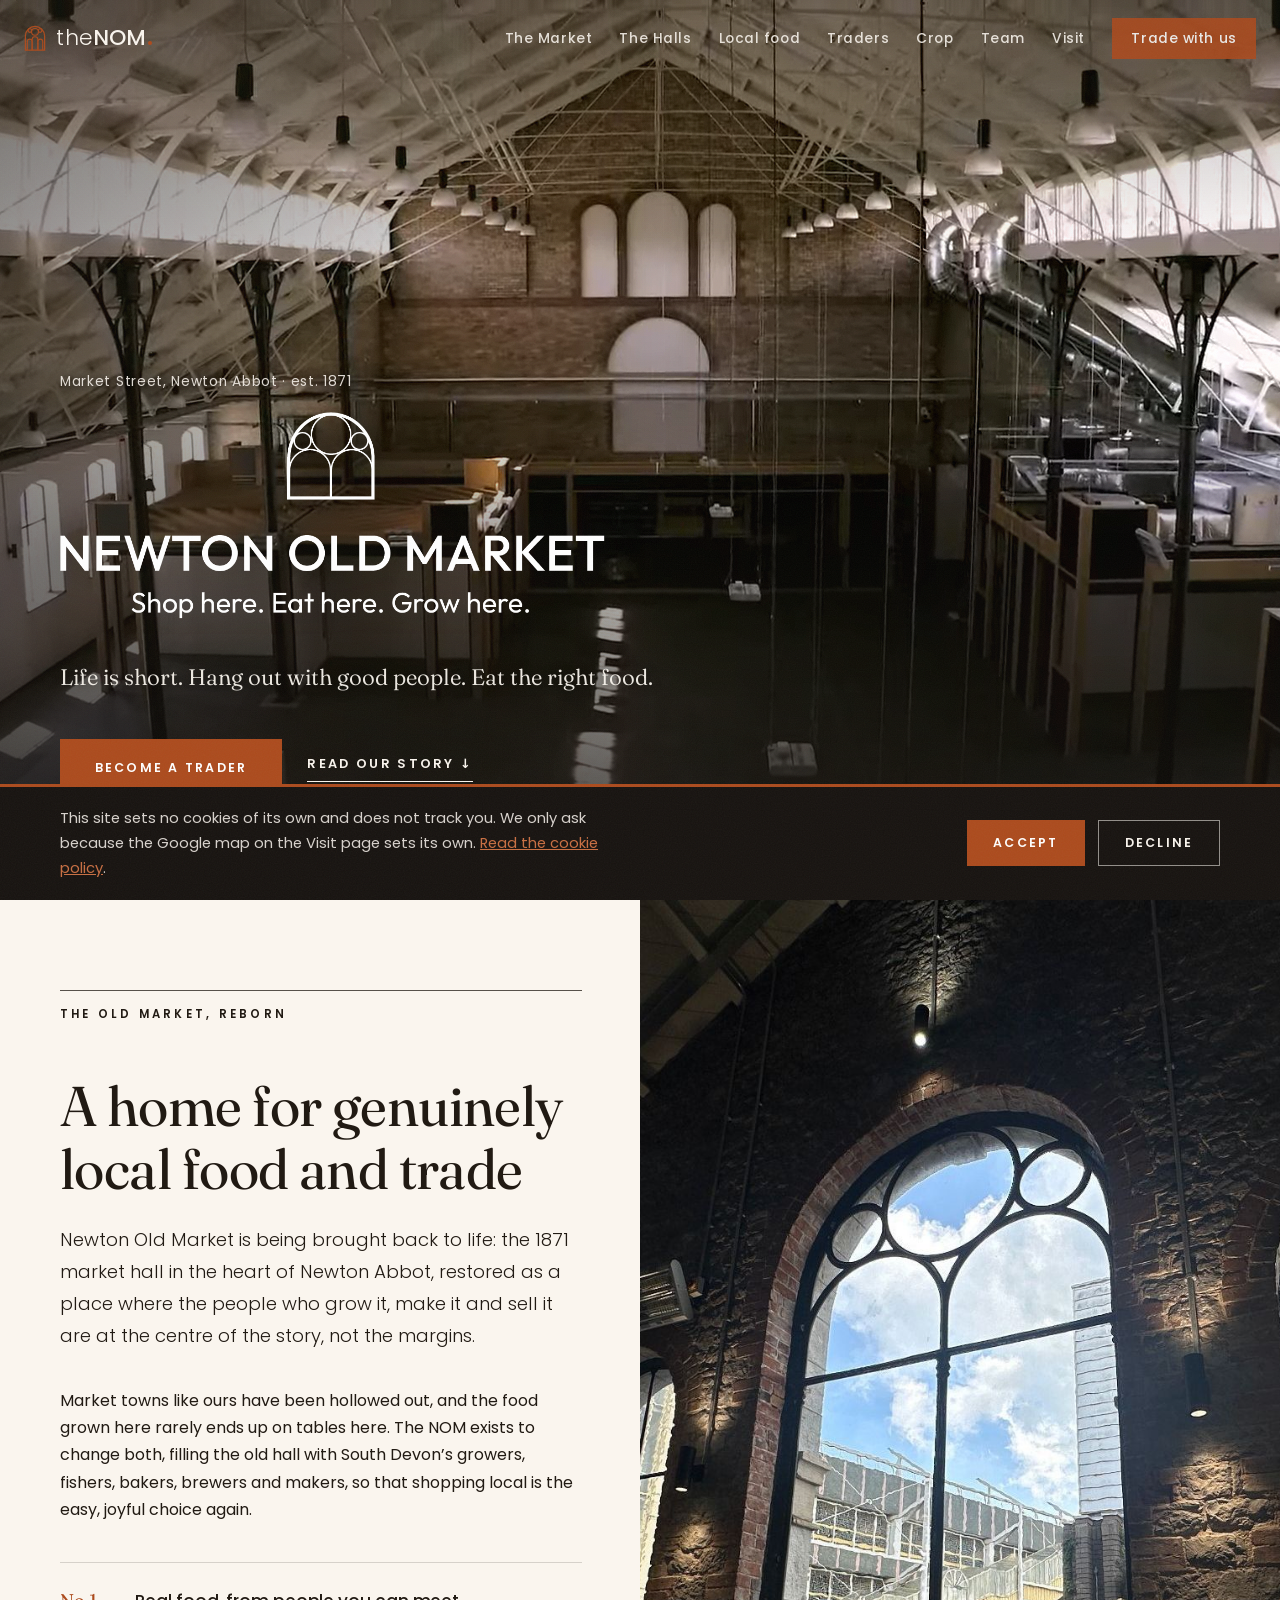
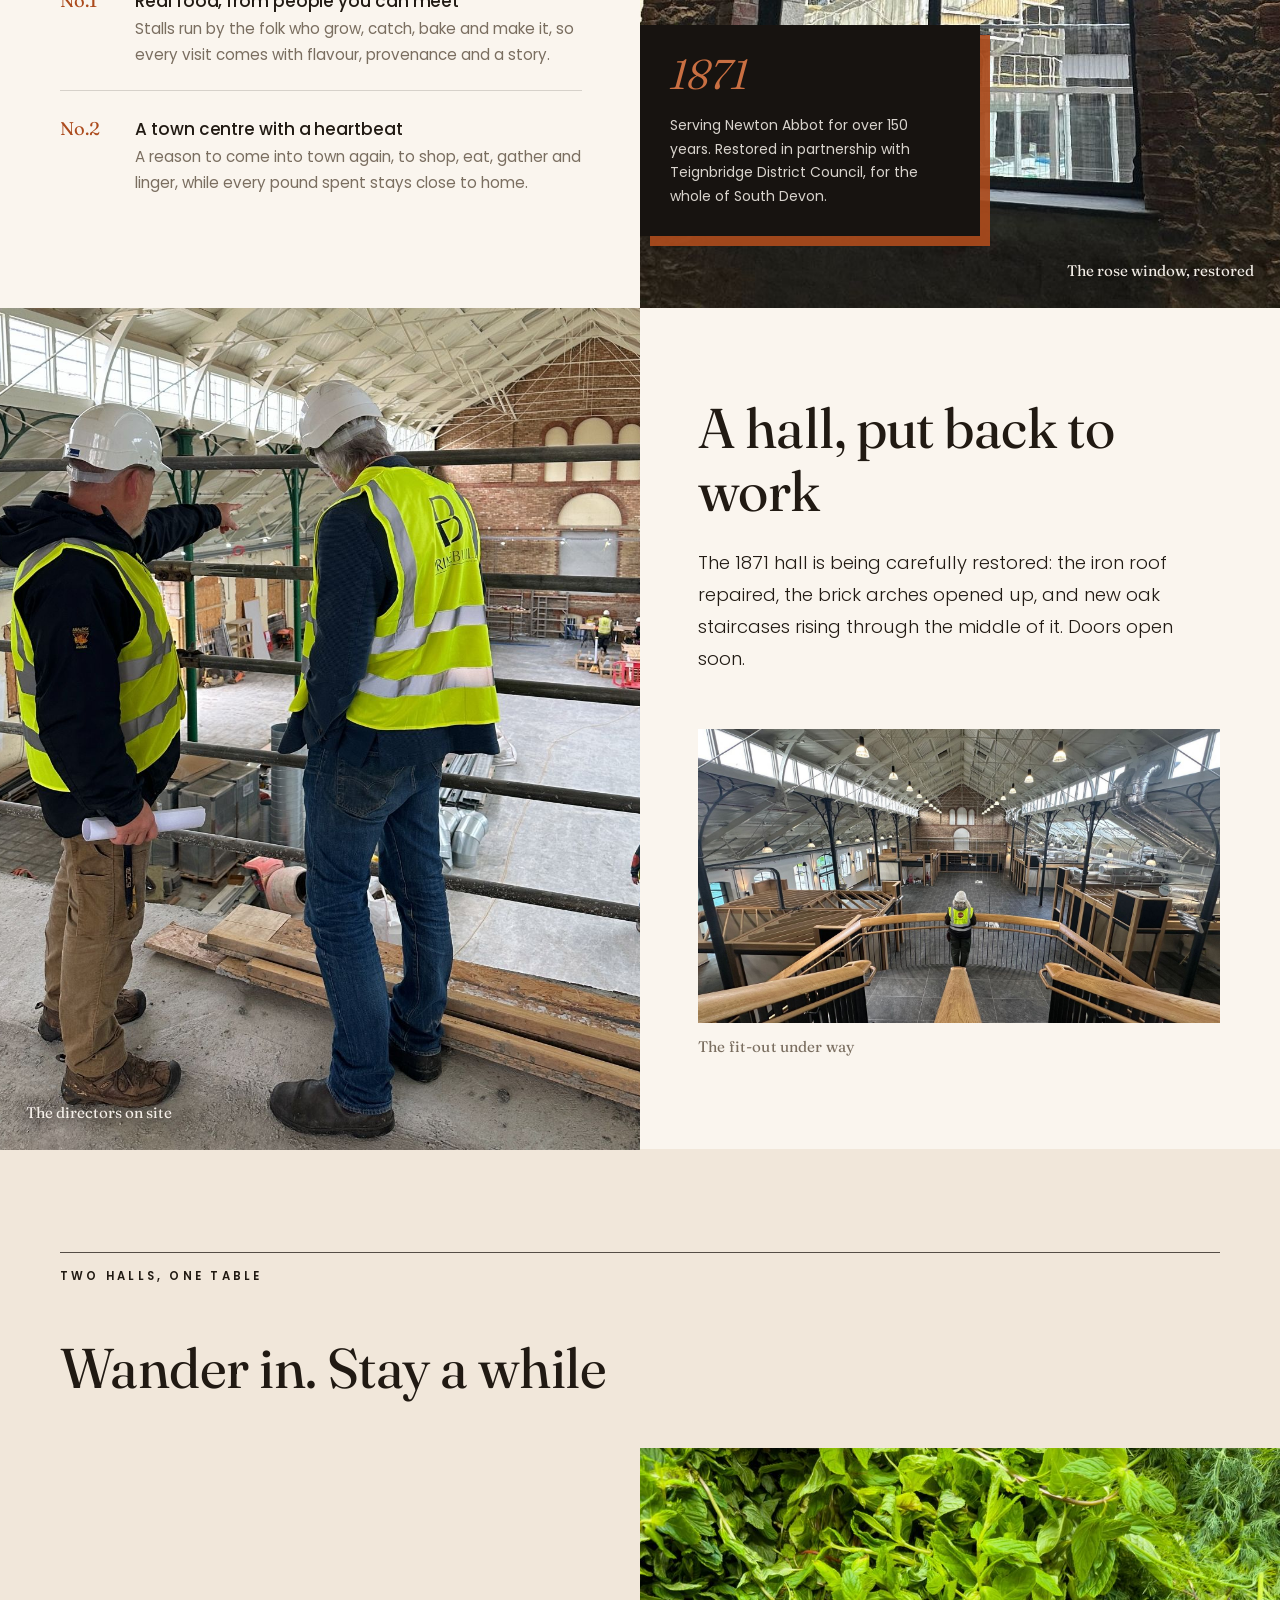
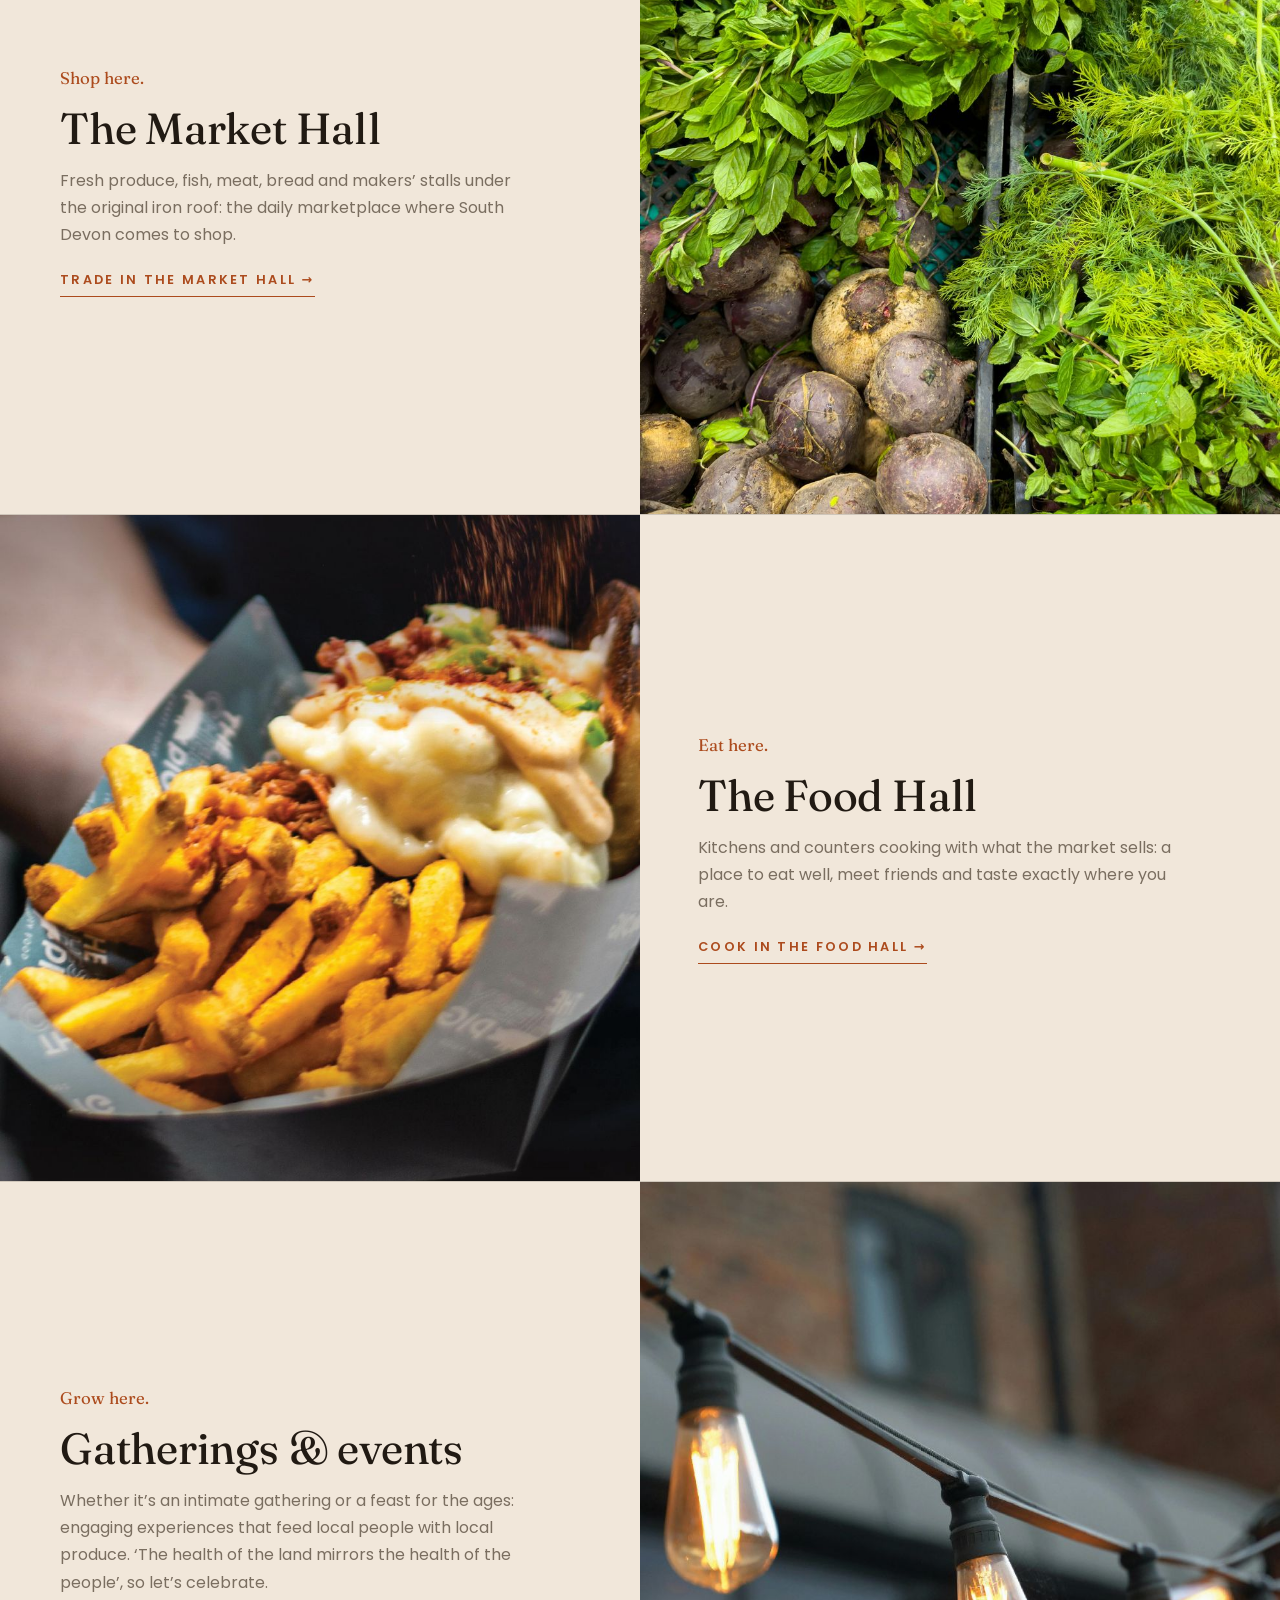
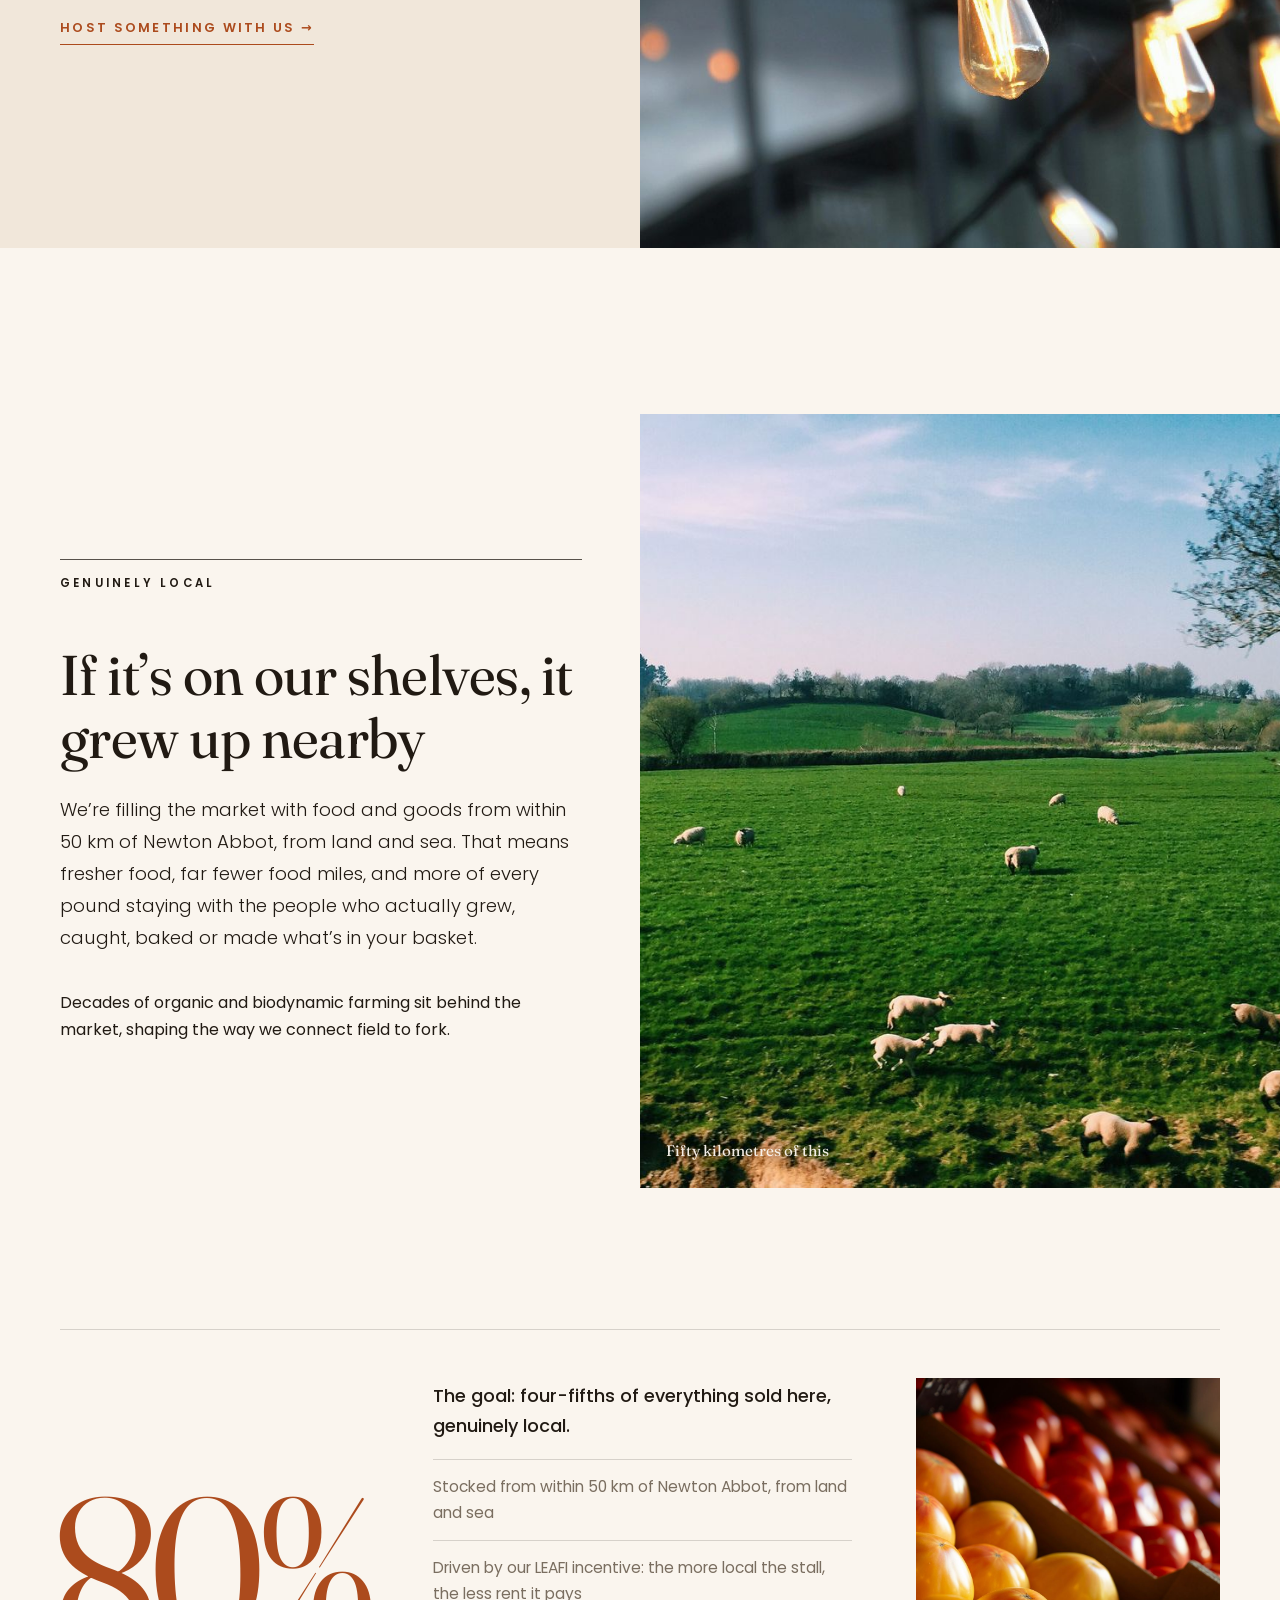
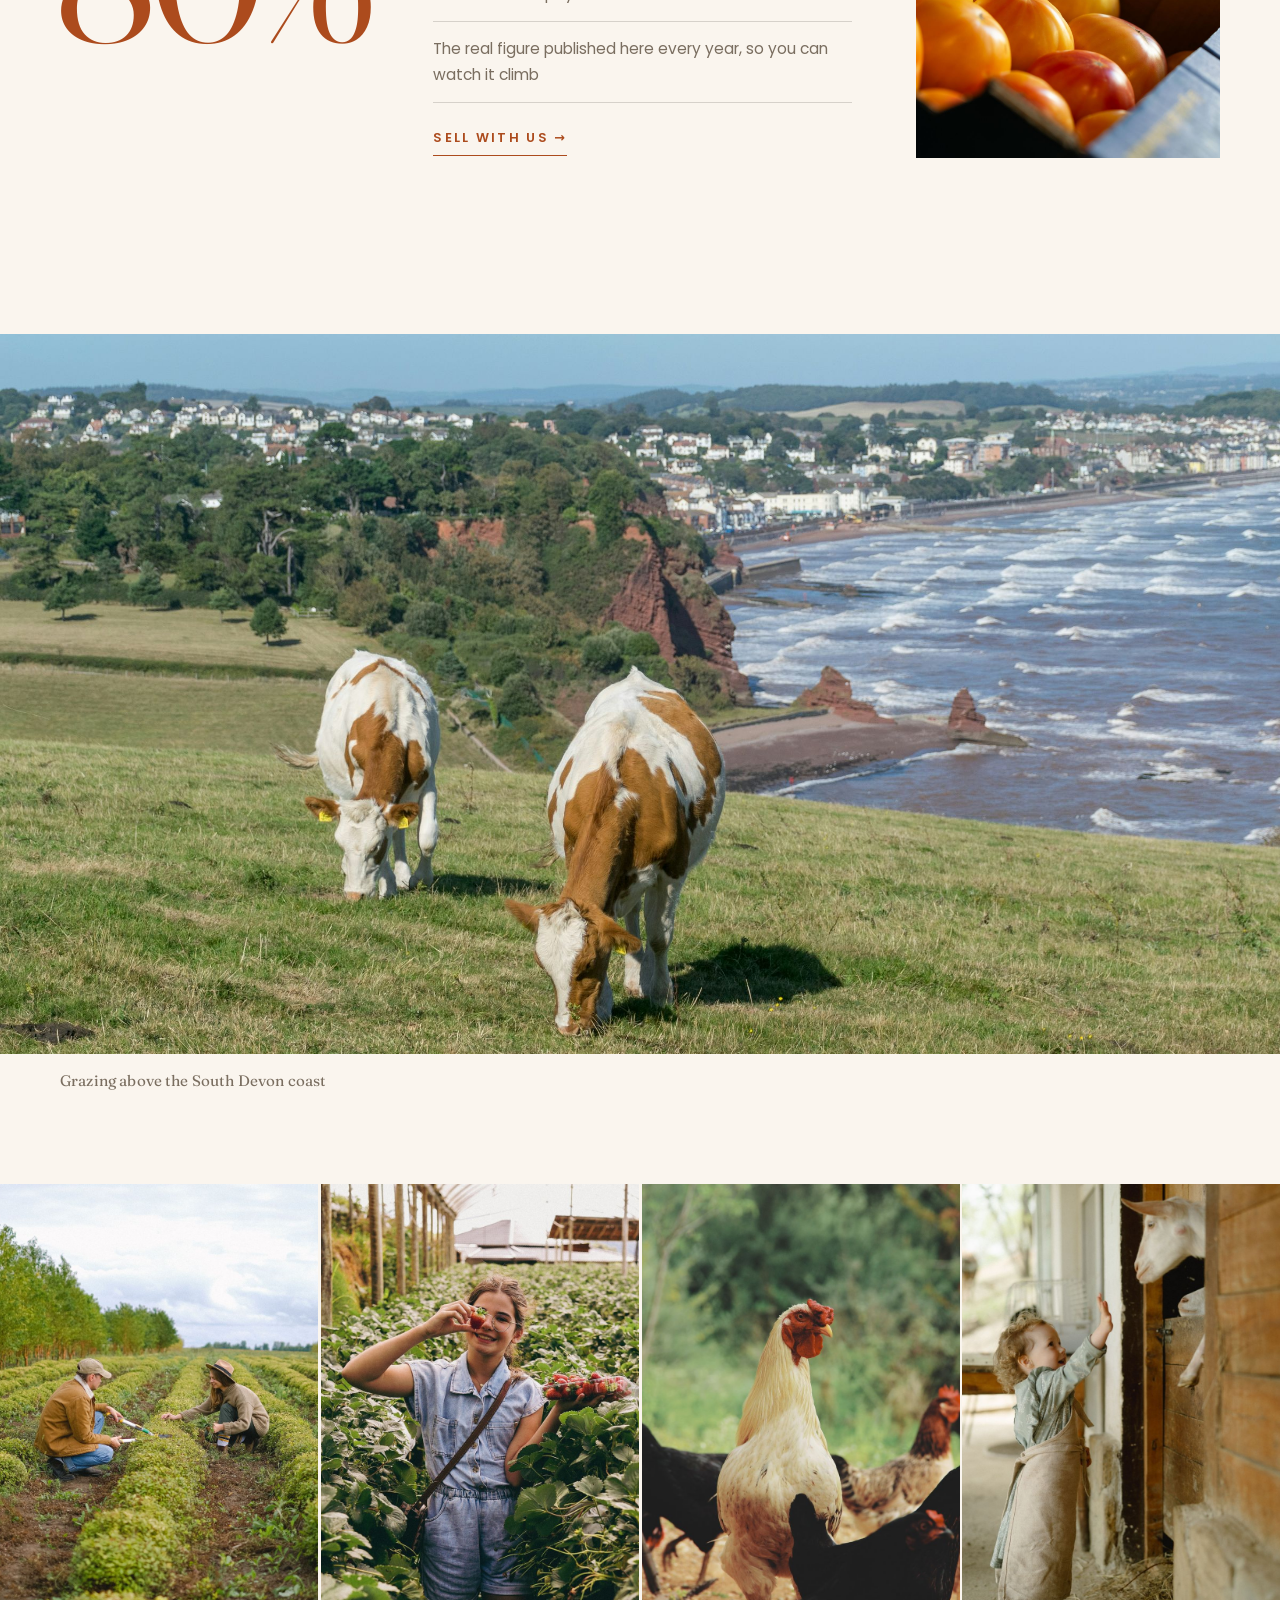
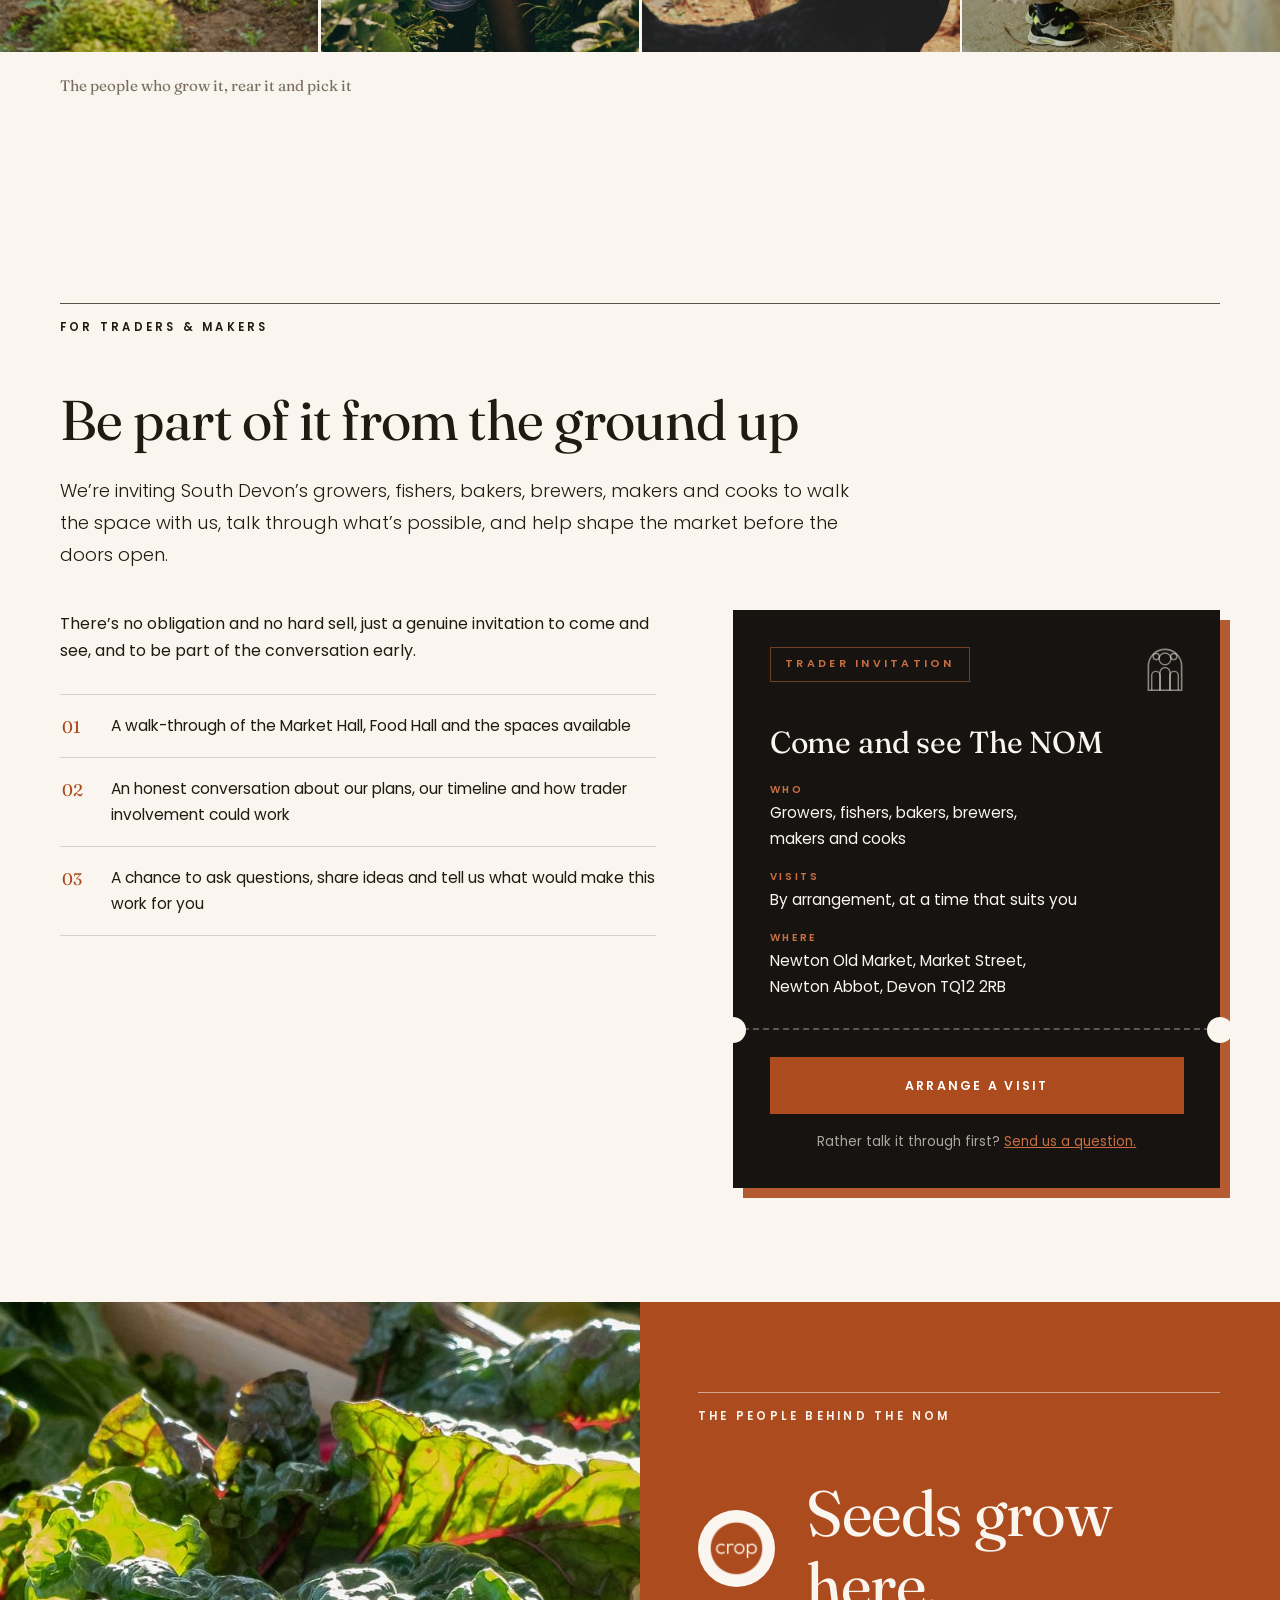
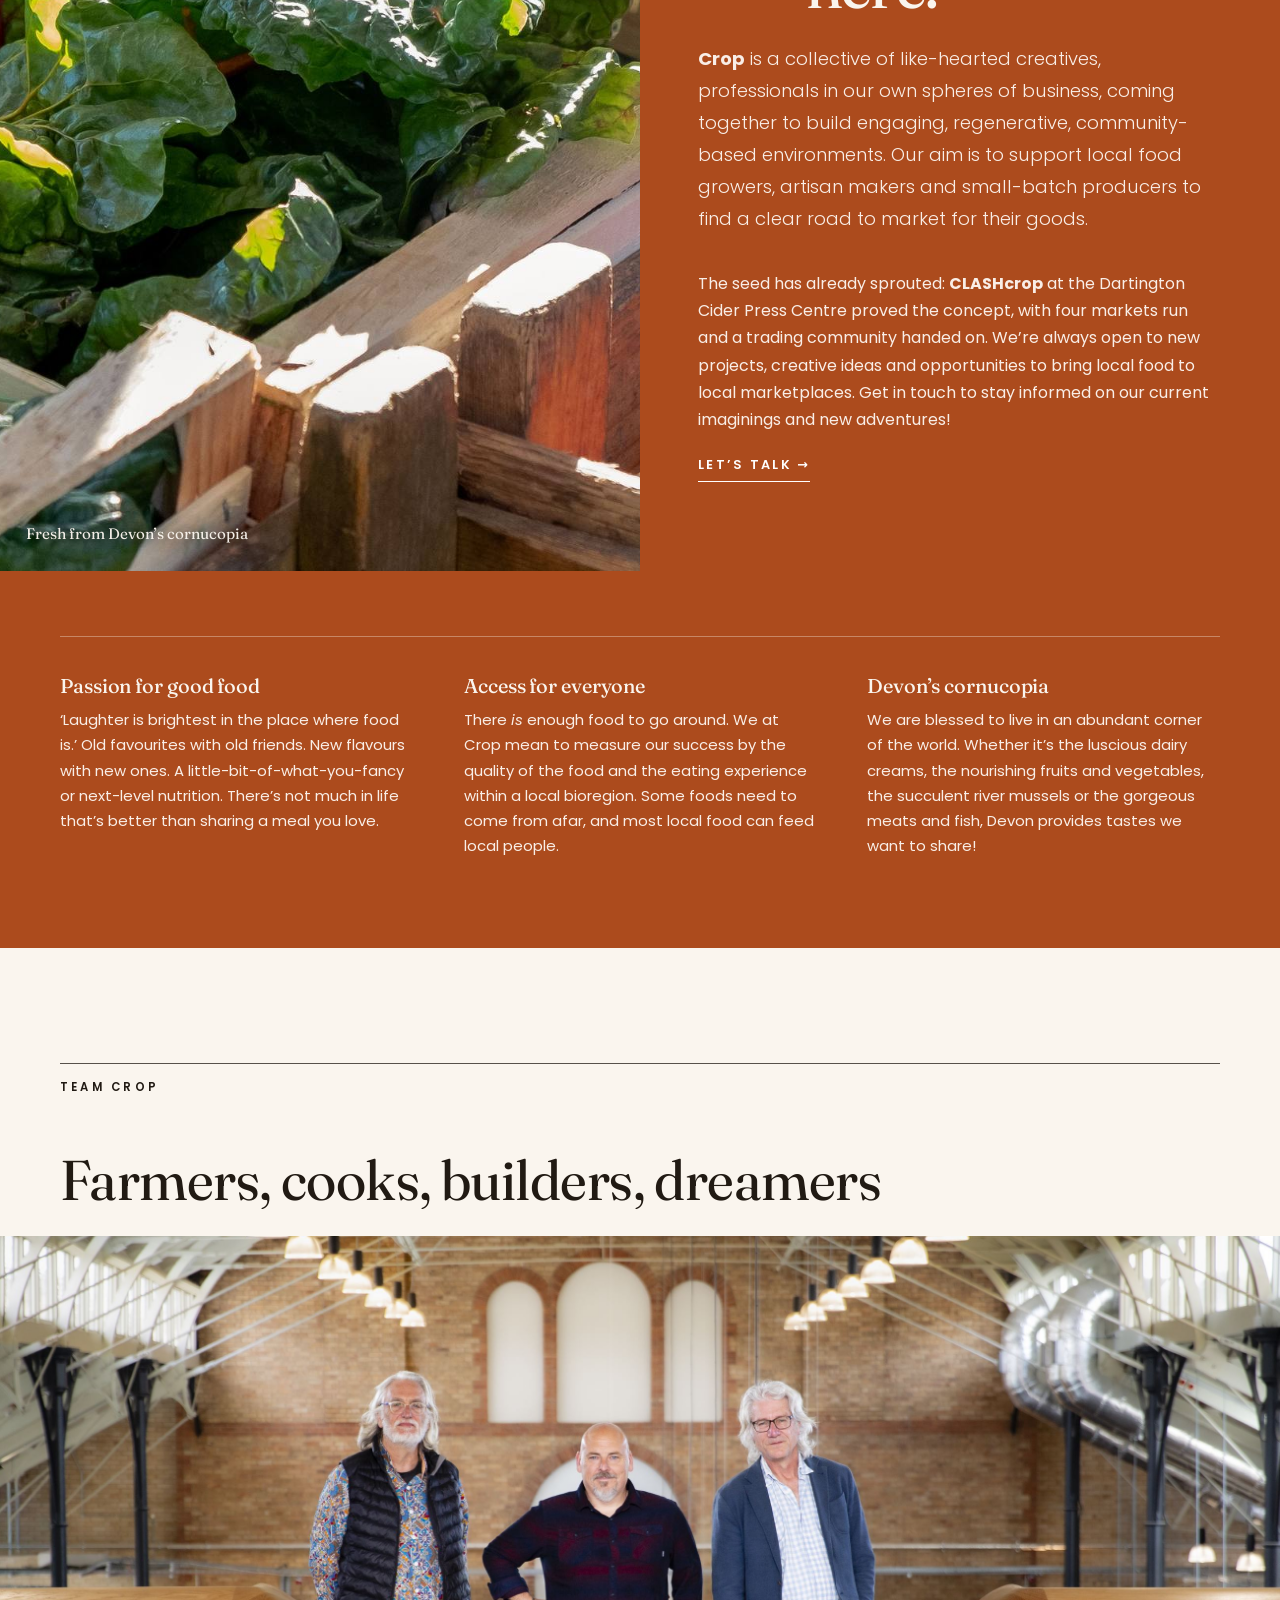
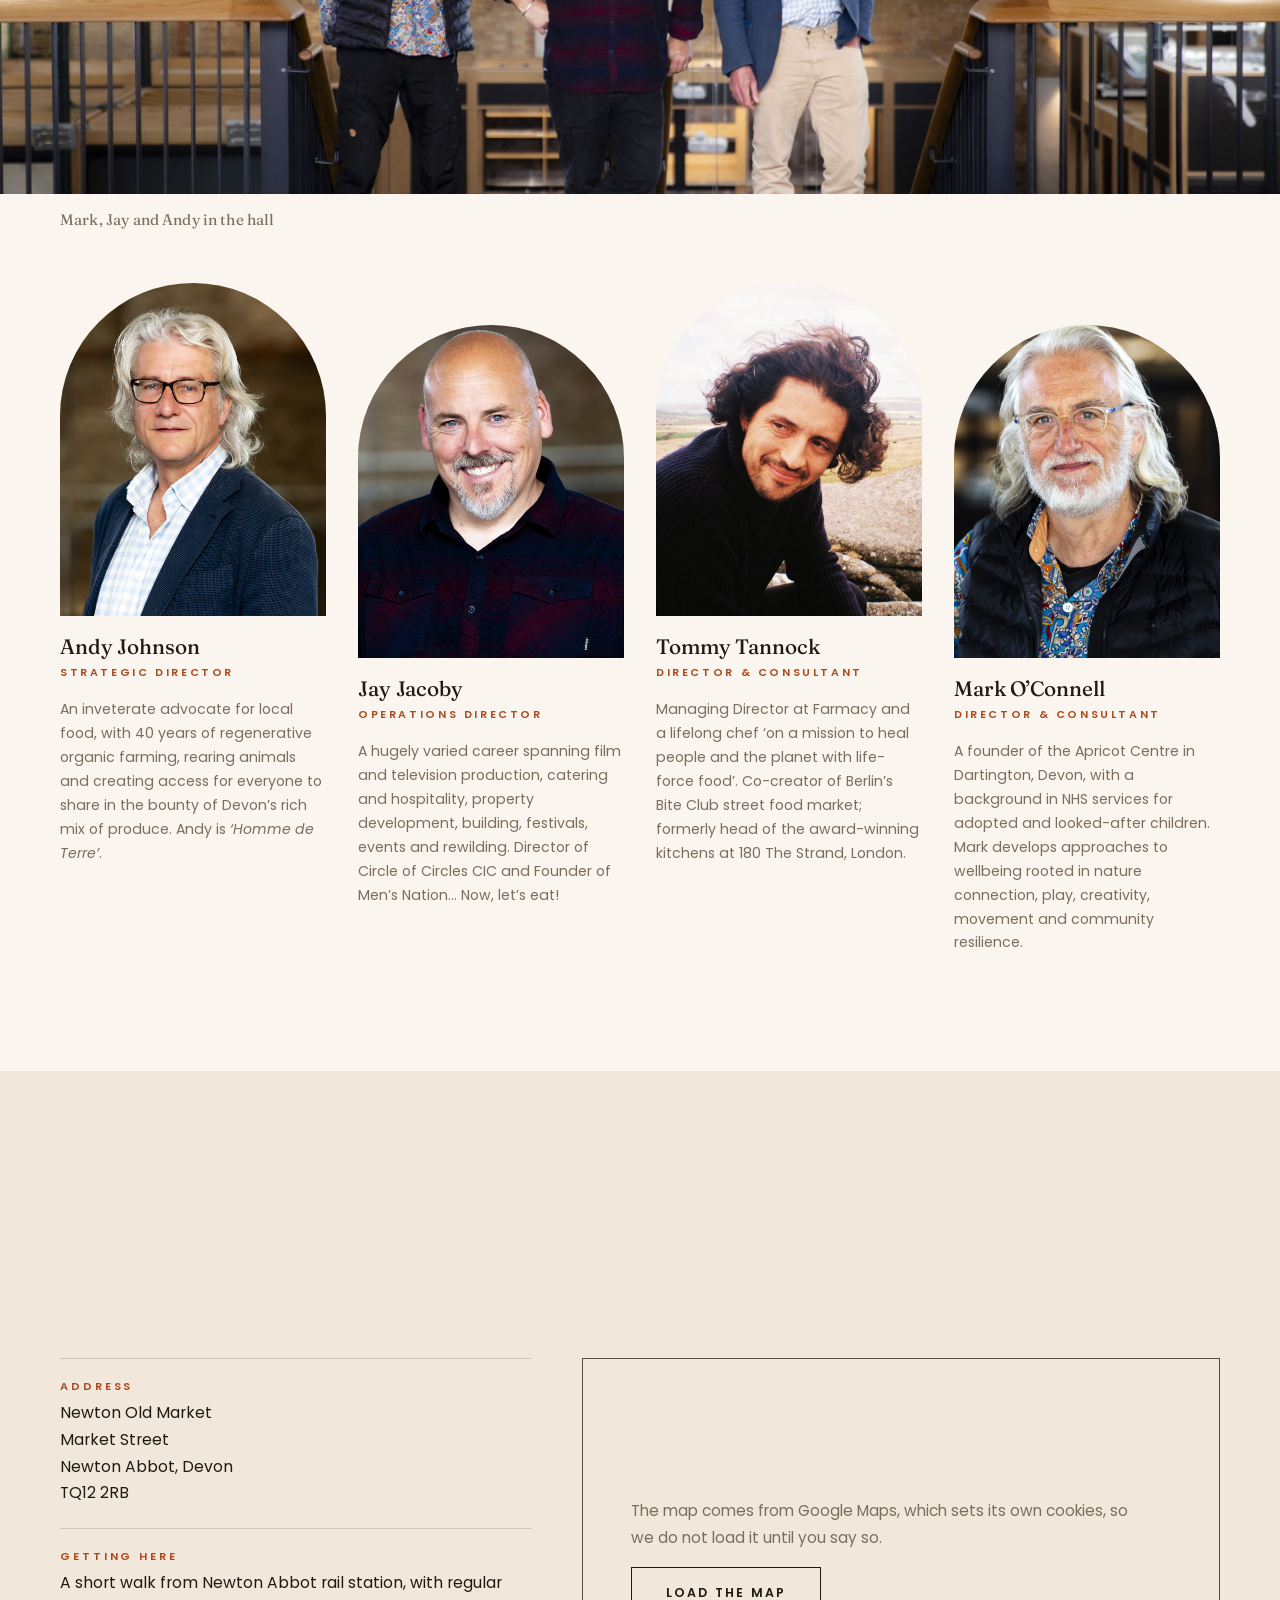
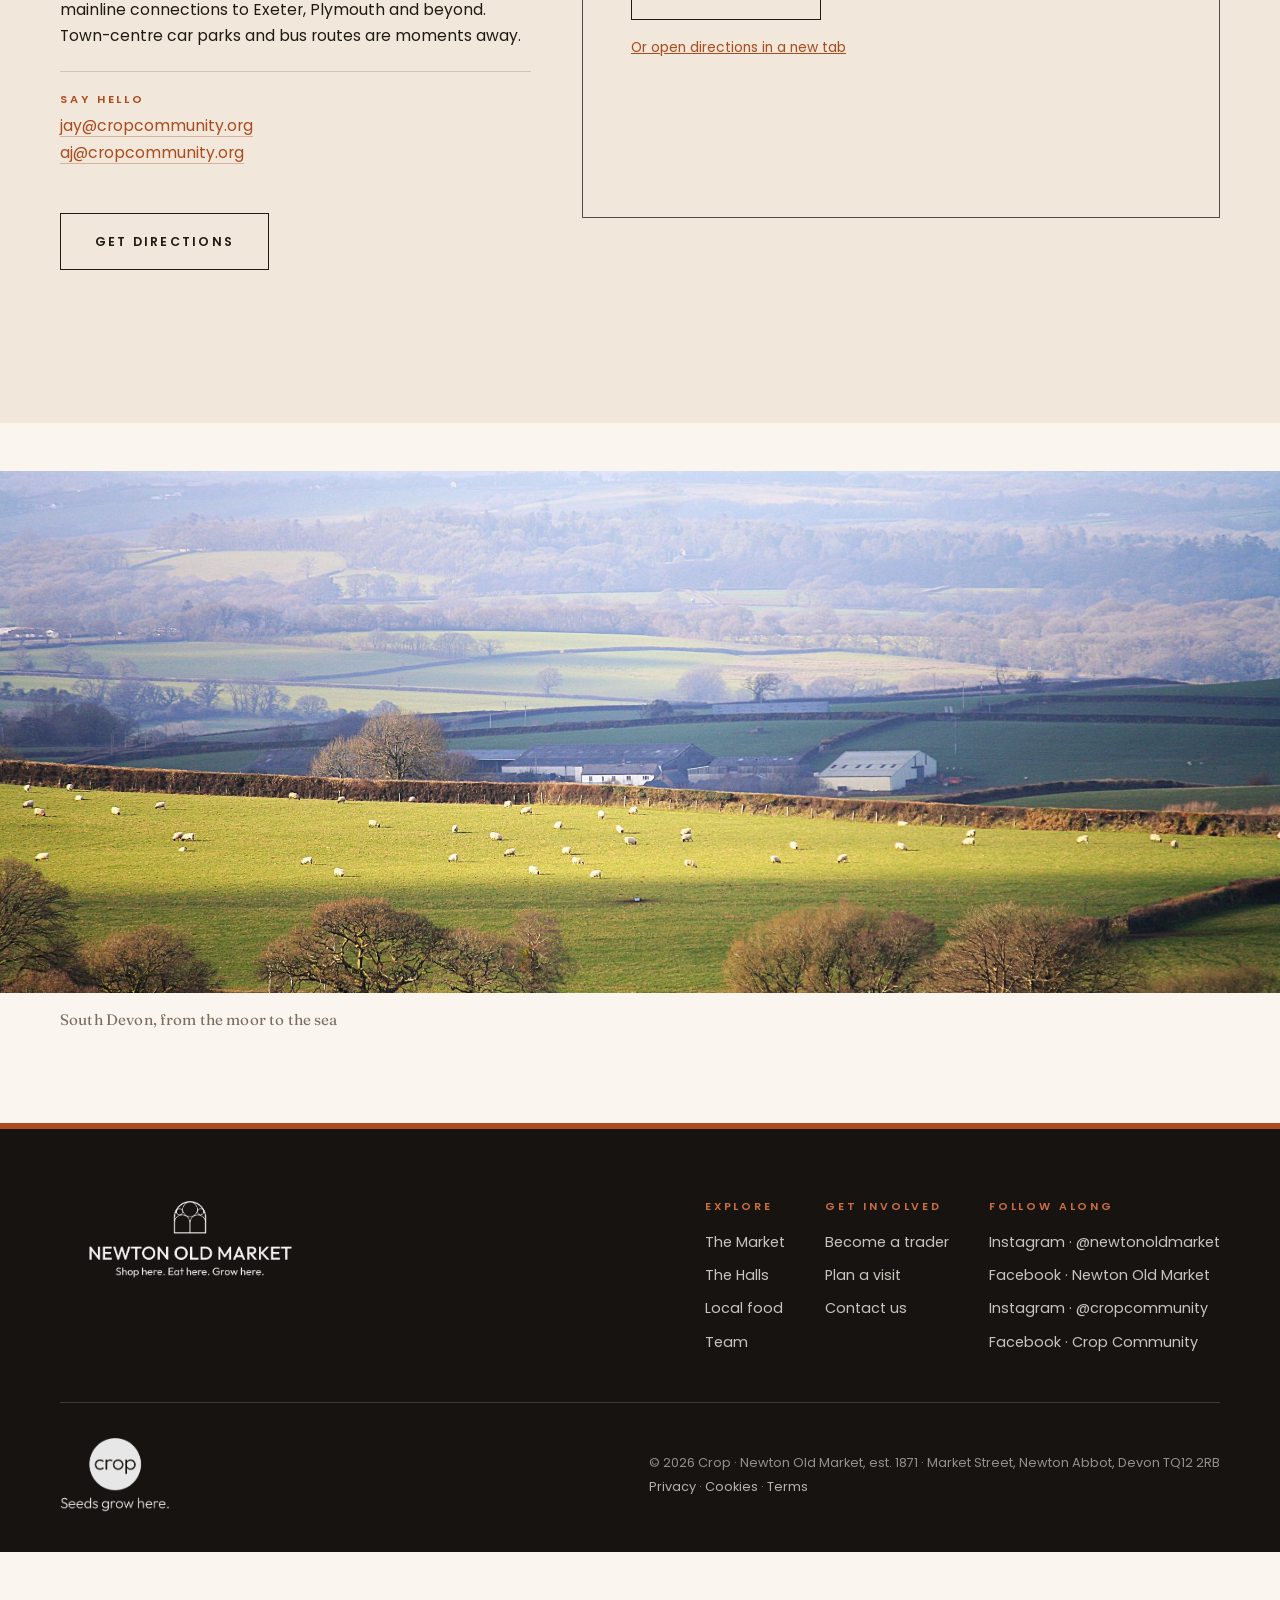
<file: index.html>
<!DOCTYPE html>
<html lang="en-GB">
<head>
  <meta charset="UTF-8">
  <meta name="viewport" content="width=device-width, initial-scale=1.0">
  <title>Newton Old Market &middot; Shop here. Eat here. Grow here.</title>
  <meta name="description" content="Newton Old Market (The NOM) is being brought back to life as a home for genuinely local food and trade in the heart of Newton Abbot, Devon. Shop here. Eat here. Grow here.">
  <meta property="og:title" content="Newton Old Market &middot; The NOM">
  <meta property="og:description" content="The 1871 market hall reborn as a home for genuinely local food and trade in Newton Abbot, Devon.">
  <meta property="og:type" content="website">
  <meta property="og:url" content="https://newtonoldmarket.org/">
  <meta property="og:image" content="https://newtonoldmarket.org/assets/img/hero-poster.jpg">
  <link rel="icon" href="assets/favicon.svg" type="image/svg+xml">
  <link rel="preconnect" href="https://fonts.googleapis.com">
  <link rel="preconnect" href="https://fonts.gstatic.com" crossorigin>
  <link href="https://fonts.googleapis.com/css2?family=Fraunces:ital,opsz,wght@0,9..144,300..600;1,9..144,300..600&family=Poppins:ital,wght@0,300;0,400;0,500;0,600;1,400&display=swap" rel="stylesheet">
  <link rel="stylesheet" href="css/styles.css">
</head>
<body>

  <!-- ======================= NAV ======================= -->
  <header class="nav" id="nav">
    <div class="nav-inner">
      <a class="nav-brand" href="#top" aria-label="The NOM, home">
        <span class="brand-window" aria-hidden="true">
          <svg viewBox="0 0 320 384" fill="none" stroke="currentColor">
            <path stroke-width="18" d="M20 364 V160 A140 140 0 0 1 300 160 V364 Z"/>
            <circle stroke-width="16" cx="160" cy="100" r="50"/>
            <circle stroke-width="16" cx="86" cy="81" r="26"/>
            <circle stroke-width="16" cx="234" cy="81" r="26"/>
            <path stroke-width="16" d="M118 364 V214 A42 42 0 0 1 202 214 V364"/>
            <path stroke-width="16" d="M48 364 V240 A35 35 0 0 1 118 240 V364"/>
            <path stroke-width="16" d="M202 364 V240 A35 35 0 0 1 272 240 V364"/>
          </svg>
        </span>
        <span class="brand-word">the<strong>NOM</strong><span class="brand-dot">.</span></span>
      </a>
      <nav class="nav-links" id="navLinks" aria-label="Primary">
        <a href="#story">The Market</a>
        <a href="#halls">The Halls</a>
        <a href="#local">Local food</a>
        <a href="#traders">Traders</a>
        <a href="#crop">Crop</a>
        <a href="#team">Team</a>
        <a href="#visit">Visit</a>
        <a class="nav-cta" href="#traders">Trade with us</a>
      </nav>
      <button class="nav-burger" id="navBurger" aria-label="Open menu" aria-expanded="false" aria-controls="navLinks">
        <span></span><span></span><span></span>
      </button>
    </div>
  </header>

  <main id="top">

    <!-- ======================= HERO ======================= -->
    <section class="hero" id="home">
      <div class="hero-bg" aria-hidden="true"></div>
      <video class="hero-video" id="heroVideo" muted loop playsinline preload="none" poster="assets/img/hero-poster.jpg" aria-hidden="true">
        <source src="assets/video/hero.webm" data-mobile="assets/video/hero-mobile.webm" type="video/webm">
        <source src="assets/video/hero.mp4" data-mobile="assets/video/hero-mobile.mp4" type="video/mp4">
      </video>
      <div class="hero-vignette" aria-hidden="true"></div>
      <div class="hero-content">
        <p class="hero-est">Market Street, Newton Abbot &middot; est. 1871</p>
        <h1 class="hero-lockup">
          <img src="assets/logos/nom-full-white.png" alt="Newton Old Market. Shop here. Eat here. Grow here." width="1342" height="424">
        </h1>
        <p class="hero-tag">Life is short. Hang out with good people. Eat the right food.</p>
        <div class="hero-ctas">
          <a class="btn btn-solid" href="#traders">Become a trader</a>
          <a class="btn-line" href="#story">Read our story <span aria-hidden="true">&darr;</span></a>
        </div>
      </div>
      <a class="hero-strip" href="#traders">
        Pitches now open&nbsp;&middot;&nbsp;Come and walk the halls with us&nbsp;&rarr;
      </a>
    </section>

    <!-- ======================= STORY ======================= -->
    <section class="story" id="story">
      <div class="duo">
        <div class="duo-copy">
          <header class="sec-head reveal">
            <span class="sec-label">The old market, reborn</span>
          </header>
          <h2 class="reveal">A home for genuinely local food and trade</h2>
          <p class="lede reveal">Newton Old Market is being brought back to life: the 1871 market hall in the heart of Newton Abbot, restored as a place where the people who grow it, make it and sell it are at the centre of the story, not the margins.</p>
          <p class="reveal">Market towns like ours have been hollowed out, and the food grown here rarely ends up on tables here. The NOM exists to change both, filling the old hall with South Devon&rsquo;s growers, fishers, bakers, brewers and makers, so that shopping local is the easy, joyful choice again.</p>
          <div class="story-points">
            <div class="point reveal">
              <span class="point-num">No.1</span>
              <div>
                <h3>Real food, from people you can meet</h3>
                <p>Stalls run by the folk who grow, catch, bake and make it, so every visit comes with flavour, provenance and a story.</p>
              </div>
            </div>
            <div class="point reveal">
              <span class="point-num">No.2</span>
              <div>
                <h3>A town centre with a heartbeat</h3>
                <p>A reason to come into town again, to shop, eat, gather and linger, while every pound spent stays close to home.</p>
              </div>
            </div>
          </div>
        </div>
        <figure class="duo-fig reveal">
          <img src="assets/img/building.jpg" alt="The restored rose window of Newton Old Market, brick and iron around a bright sky" loading="lazy">
          <figcaption class="duo-cap duo-cap-right">The rose window, restored</figcaption>
        </figure>
        <div class="story-card reveal">
          <p class="story-card-big">1871</p>
          <p>Serving Newton Abbot for over 150 years. Restored in partnership with Teignbridge District Council, for the whole of South Devon.</p>
        </div>
      </div>
    </section>

    <!-- ======================= RESTORATION ======================= -->
    <section class="resto">
      <div class="duo duo-rev">
        <div class="duo-copy">
          <h2 class="reveal">A hall, put back to work</h2>
          <p class="lede reveal">The 1871 hall is being carefully restored: the iron roof repaired, the brick arches opened up, and new oak staircases rising through the middle of it. Doors open soon.</p>
          <figure class="photo resto-inset reveal">
            <div class="photo-media photo--wide">
              <img src="assets/img/restoration.jpg" alt="The hall interior during fit-out: oak staircases beneath the restored iron roof" loading="lazy">
            </div>
            <figcaption>The fit-out under way</figcaption>
          </figure>
        </div>
        <figure class="duo-fig reveal">
          <img src="assets/img/band.jpg" alt="Two directors in hi-vis overlooking the hall during its restoration" loading="lazy">
          <figcaption class="duo-cap">The directors on site</figcaption>
        </figure>
      </div>
    </section>

    <!-- ======================= HALLS ======================= -->
    <section class="halls" id="halls">
      <div class="container">
        <header class="sec-head reveal">
          <span class="sec-label">Two halls, one table</span>
        </header>
        <h2 class="halls-head reveal">Wander in. Stay a while</h2>
      </div>
      <article class="duo">
        <div class="duo-copy">
          <span class="hall-tag reveal">Shop here.</span>
          <h3 class="reveal"><a href="#traders">The Market Hall</a></h3>
          <p class="reveal">Fresh produce, fish, meat, bread and makers&rsquo; stalls under the original iron roof: the daily marketplace where South Devon comes to shop.</p>
          <a class="btn-line reveal" href="#traders">Trade in the Market Hall <span aria-hidden="true">&rarr;</span></a>
        </div>
        <figure class="duo-fig reveal">
          <a href="#traders" tabindex="-1" aria-hidden="true">
            <img src="assets/img/market-hall.jpg" alt="A market display of beetroot, fresh herbs and leafy greens" loading="lazy">
          </a>
        </figure>
      </article>
      <article class="duo duo-rev">
        <div class="duo-copy">
          <span class="hall-tag reveal">Eat here.</span>
          <h3 class="reveal"><a href="#traders">The Food Hall</a></h3>
          <p class="reveal">Kitchens and counters cooking with what the market sells: a place to eat well, meet friends and taste exactly where you are.</p>
          <a class="btn-line reveal" href="#traders">Cook in the Food Hall <span aria-hidden="true">&rarr;</span></a>
        </div>
        <figure class="duo-fig reveal">
          <a href="#traders" tabindex="-1" aria-hidden="true">
            <img src="assets/img/food-hall.jpg" alt="Street food: loaded fries and a toasted burger, spices falling" loading="lazy">
          </a>
        </figure>
      </article>
      <article class="duo">
        <div class="duo-copy">
          <span class="hall-tag reveal">Grow here.</span>
          <h3 class="reveal"><a href="mailto:jay@cropcommunity.org?subject=Gatherings%20%26%20events%20at%20The%20NOM">Gatherings &amp; events</a></h3>
          <p class="reveal">Whether it&rsquo;s an intimate gathering or a feast for the ages: engaging experiences that feed local people with local produce. &lsquo;The health of the land mirrors the health of the people&rsquo;, so let&rsquo;s celebrate.</p>
          <a class="btn-line reveal" href="mailto:jay@cropcommunity.org?subject=Gatherings%20%26%20events%20at%20The%20NOM">Host something with us <span aria-hidden="true">&rarr;</span></a>
        </div>
        <figure class="duo-fig reveal">
          <a href="mailto:jay@cropcommunity.org?subject=Gatherings%20%26%20events%20at%20The%20NOM" tabindex="-1" aria-hidden="true">
            <img src="assets/img/gatherings.jpg" alt="Festoon lights glowing against the brick of the market at dusk" loading="lazy">
          </a>
        </figure>
      </article>
    </section>

    <!-- ======================= THE 50KM MARKET ======================= -->
    <section class="local" id="local">
      <div class="duo">
        <div class="duo-copy">
          <header class="sec-head reveal">
            <span class="sec-label">Genuinely local</span>
          </header>
          <h2 class="reveal">If it&rsquo;s on our shelves, it grew up nearby</h2>
          <p class="lede reveal">We&rsquo;re filling the market with food and goods from within 50&nbsp;km of Newton Abbot, from land and sea. That means fresher food, far fewer food miles, and more of every pound staying with the people who actually grew, caught, baked or made what&rsquo;s in your basket.</p>
          <p class="reveal">Decades of organic and biodynamic farming sit behind the market, shaping the way we connect field to fork.</p>
        </div>
        <figure class="duo-fig reveal">
          <img src="assets/img/local-sheep.jpg" alt="Sheep and lambs grazing a riverside pasture" loading="lazy">
          <figcaption class="duo-cap">Fifty kilometres of this</figcaption>
        </figure>
      </div>
      <div class="container">
        <div class="goal reveal">
          <p class="goal-num">80%</p>
          <div class="goal-copy">
            <p class="goal-label">The goal: four-fifths of everything sold here, genuinely local.</p>
            <ul class="goal-facts">
              <li>Stocked from within 50&nbsp;km of Newton Abbot, from land and sea</li>
              <li>Driven by our LEAFI incentive: the more local the stall, the less rent it pays</li>
              <li>The real figure published here every year, so you can watch it climb</li>
            </ul>
            <a class="btn-line" href="#traders">Sell with us <span aria-hidden="true">&rarr;</span></a>
          </div>
          <figure class="photo goal-photo reveal">
            <div class="photo-media photo--goal">
              <img src="assets/img/goal-produce.jpg" alt="Crates of ripe tomatoes stacked on a market stall" loading="lazy">
            </div>
          </figure>
        </div>
      </div>
    </section>

    <!-- ======================= FARMING BAND ======================= -->
    <section class="band">
      <figure class="photo photo-band reveal">
        <div class="photo-media photo--band photo--band-tall">
          <img src="assets/img/band-farm.jpg" alt="Cows grazing a clifftop meadow above the red cliffs and sea of the South Devon coast" style="object-position: center 62%" loading="lazy"
               onerror="this.closest('.photo').classList.add('photo-empty');this.remove()">
        </div>
        <figcaption class="container">Grazing above the South Devon coast</figcaption>
      </figure>
    </section>


    <!-- ======================= FROM THE LAND ======================= -->
    <section class="land">
      <div class="land-grid">
        <figure class="land-tile reveal">
          <img src="assets/img/land-rows.jpg" alt="Two growers crouched among rows of crops, working by hand" loading="lazy">
        </figure>
        <figure class="land-tile reveal">
          <img src="assets/img/land-strawberries.jpg" alt="A picker in a polytunnel holding a punnet of fresh strawberries" loading="lazy">
        </figure>
        <figure class="land-tile reveal">
          <img src="assets/img/land-chickens.jpg" alt="Free-range chickens in a farmyard, a pale cockerel at the centre" loading="lazy">
        </figure>
        <figure class="land-tile reveal">
          <img src="assets/img/land-goat.jpg" alt="A small child reaching up to a goat leaning out of its barn stall" loading="lazy">
        </figure>
      </div>
      <p class="land-caption container reveal">The people who grow it, rear it and pick it</p>
    </section>

    <!-- ======================= TRADERS ======================= -->
    <section class="section traders" id="traders">
      <div class="container">
        <header class="sec-head reveal">
          <span class="sec-label">For traders &amp; makers</span>
        </header>
        <h2 class="reveal">Be part of it from the ground up</h2>
        <p class="lede wide reveal">We&rsquo;re inviting South Devon&rsquo;s growers, fishers, bakers, brewers, makers and cooks to walk the space with us, talk through what&rsquo;s possible, and help shape the market before the doors open.</p>
        <div class="traders-grid">
          <div>
            <p class="reveal">There&rsquo;s no obligation and no hard sell, just a genuine invitation to come and see, and to be part of the conversation early.</p>
            <ol class="expect-list">
              <li class="reveal">A walk-through of the Market Hall, Food Hall and the spaces available</li>
              <li class="reveal">An honest conversation about our plans, our timeline and how trader involvement could work</li>
              <li class="reveal">A chance to ask questions, share ideas and tell us what would make this work for you</li>
            </ol>
          </div>
          <aside class="ticket reveal">
            <div class="ticket-top">
              <span class="ticket-eyebrow">Trader invitation</span>
              <span class="ticket-window" aria-hidden="true">
                <svg viewBox="0 0 320 384" fill="none" stroke="currentColor">
                  <path stroke-width="14" d="M20 364 V160 A140 140 0 0 1 300 160 V364 Z"/>
                  <circle stroke-width="12" cx="160" cy="100" r="50"/>
                  <circle stroke-width="12" cx="86" cy="81" r="26"/>
                  <circle stroke-width="12" cx="234" cy="81" r="26"/>
                  <path stroke-width="12" d="M118 364 V214 A42 42 0 0 1 202 214 V364"/>
                  <path stroke-width="12" d="M48 364 V240 A35 35 0 0 1 118 240 V364"/>
                  <path stroke-width="12" d="M202 364 V240 A35 35 0 0 1 272 240 V364"/>
                </svg>
              </span>
            </div>
            <h3>Come and see The&nbsp;NOM</h3>
            <dl class="ticket-meta">
              <div><dt>Who</dt><dd>Growers, fishers, bakers, brewers,<br>makers and cooks</dd></div>
              <div><dt>Visits</dt><dd>By arrangement, at a time that suits you</dd></div>
              <div><dt>Where</dt><dd>Newton Old Market, Market Street,<br>Newton Abbot, Devon TQ12&nbsp;2RB</dd></div>
            </dl>
            <div class="ticket-tear" aria-hidden="true"></div>
            <a class="btn btn-solid btn-block" href="mailto:jay@cropcommunity.org?subject=Visiting%20The%20NOM%20%E2%80%94%20trader%20enquiry&body=Hello%20Jay%2C%0A%0AI%27d%20love%20to%20come%20and%20see%20The%20NOM.%0A%0AName%3A%0ABusiness%3A%0AWhat%20we%20grow%2Fmake%2Fsell%3A%0AWhen%20would%20suit%20us%3A%0A%0AThanks!">Arrange a visit</a>
            <p class="ticket-alt">Rather talk it through first? <a href="mailto:jay@cropcommunity.org?subject=A%20question%20about%20trading%20at%20The%20NOM">Send us a question.</a></p>
          </aside>
        </div>
      </div>
    </section>

    <!-- ======================= CROP ======================= -->
    <section class="crop" id="crop">
      <div class="duo duo-rev crop-duo">
        <div class="duo-copy">
          <header class="sec-head sec-head-crop reveal">
            <span class="sec-label">The people behind The NOM</span>
          </header>
          <div class="crop-head reveal">
            <img class="crop-mark" src="assets/logos/crop-roundel-colour.png" alt="Crop. Seeds grow here." width="180" height="180">
            <h2>Seeds grow here.</h2>
          </div>
          <p class="lede reveal"><strong>Crop</strong> is a collective of like-hearted creatives, professionals in our own spheres of business, coming together to build engaging, regenerative, community-based environments. Our aim is to support local food growers, artisan makers and small-batch producers to find a clear road to market for their goods.</p>
          <p class="reveal">The seed has already sprouted: <strong>CLASHcrop</strong> at the Dartington Cider Press Centre proved the concept, with four markets run and a trading community handed on. We&rsquo;re always open to new projects, creative ideas and opportunities to bring local food to local marketplaces. Get in touch to stay informed on our current imaginings and new adventures!</p>
          <a class="btn-line reveal" href="mailto:jay@cropcommunity.org?subject=Let%27s%20talk">Let&rsquo;s talk <span aria-hidden="true">&rarr;</span></a>
        </div>
        <figure class="duo-fig reveal">
          <img src="assets/img/band-produce.jpg" alt="Wooden crates of peppers, tomatoes and fresh greens on a market stall" loading="lazy">
          <figcaption class="duo-cap duo-cap-light">Fresh from Devon&rsquo;s cornucopia</figcaption>
        </figure>
      </div>
      <div class="container">
        <div class="drives">
          <div class="drive reveal">
            <h3>Passion for good food</h3>
            <p>&lsquo;Laughter is brightest in the place where food is.&rsquo; Old favourites with old friends. New flavours with new ones. A little-bit-of-what-you-fancy or next-level nutrition. There&rsquo;s not much in life that&rsquo;s better than sharing a meal you love.</p>
          </div>
          <div class="drive reveal">
            <h3>Access for everyone</h3>
            <p>There <em>is</em> enough food to go around. We at Crop mean to measure our success by the quality of the food and the eating experience within a local bioregion. Some foods need to come from afar, and most local food can feed local people.</p>
          </div>
          <div class="drive reveal">
            <h3>Devon&rsquo;s cornucopia</h3>
            <p>We are blessed to live in an abundant corner of the world. Whether it&rsquo;s the luscious dairy creams, the nourishing fruits and vegetables, the succulent river mussels or the gorgeous meats and fish, Devon provides tastes we want to share!</p>
          </div>
        </div>
      </div>
    </section>

    <!-- ======================= TEAM ======================= -->
    <section class="section team" id="team">
      <div class="container">
        <header class="sec-head reveal">
          <span class="sec-label">Team Crop</span>
        </header>
        <h2 class="reveal">Farmers, cooks, builders, dreamers</h2>
      </div>
      <figure class="photo team-lead reveal">
        <div class="photo-media">
          <img src="assets/img/team-group.jpg" alt="Mark O&rsquo;Connell, Jay Jacoby and Andy Johnson on the staircase beneath the restored iron roof" loading="lazy">
        </div>
        <figcaption class="container">Mark, Jay and Andy in the hall</figcaption>
      </figure>
      <div class="container">
        <div class="team-grid">
          <article class="team-card reveal">
            <figure class="photo team-photo">
              <div class="photo-media photo--team photo--arch-top">
                <img src="assets/img/team/andy-johnson.jpg" alt="Andy Johnson" loading="lazy"
                     onerror="this.closest('.photo').classList.add('photo-empty');this.remove()">
              </div>
            </figure>
            <h3>Andy Johnson</h3>
            <p class="team-role">Strategic Director</p>
            <p class="team-bio">An inveterate advocate for local food, with 40 years of regenerative organic farming, rearing animals and creating access for everyone to share in the bounty of Devon&rsquo;s rich mix of produce. Andy is <em>&lsquo;Homme de Terre&rsquo;</em>.</p>
          </article>
          <article class="team-card reveal">
            <figure class="photo team-photo">
              <div class="photo-media photo--team photo--arch-top">
                <img src="assets/img/team/jay-jacoby.jpg" alt="Jay Jacoby" loading="lazy"
                     onerror="this.closest('.photo').classList.add('photo-empty');this.remove()">
              </div>
            </figure>
            <h3>Jay Jacoby</h3>
            <p class="team-role">Operations Director</p>
            <p class="team-bio">A hugely varied career spanning film and television production, catering and hospitality, property development, building, festivals, events and rewilding. Director of Circle of Circles CIC and Founder of Men&rsquo;s Nation&hellip; Now, let&rsquo;s eat!</p>
          </article>
          <article class="team-card reveal">
            <figure class="photo team-photo">
              <div class="photo-media photo--team photo--arch-top">
                <img src="assets/img/team/tommy-tannock.jpg" alt="Tommy Tannock" loading="lazy"
                     onerror="this.closest('.photo').classList.add('photo-empty');this.remove()">
              </div>
            </figure>
            <h3>Tommy Tannock</h3>
            <p class="team-role">Director &amp; Consultant</p>
            <p class="team-bio">Managing Director at Farmacy and a lifelong chef &lsquo;on a mission to heal people and the planet with life-force food&rsquo;. Co-creator of Berlin&rsquo;s Bite Club street food market; formerly head of the award-winning kitchens at 180 The Strand, London.</p>
          </article>
          <article class="team-card reveal">
            <figure class="photo team-photo">
              <div class="photo-media photo--team photo--arch-top">
                <img src="assets/img/team/mark-oconnell.jpg" alt="Mark O'Connell" loading="lazy"
                     onerror="this.closest('.photo').classList.add('photo-empty');this.remove()">
              </div>
            </figure>
            <h3>Mark O&rsquo;Connell</h3>
            <p class="team-role">Director &amp; Consultant</p>
            <p class="team-bio">A founder of the Apricot Centre in Dartington, Devon, with a background in NHS services for adopted and looked-after children. Mark develops approaches to wellbeing rooted in nature connection, play, creativity, movement and community resilience.</p>
          </article>
        </div>
      </div>
    </section>

    <!-- ======================= VISIT ======================= -->
    <section class="section visit" id="visit">
      <div class="container">
        <header class="sec-head reveal">
          <span class="sec-label">Find us</span>
        </header>
        <h2 class="reveal">In the heart of Newton Abbot</h2>
        <div class="visit-grid">
          <div class="visit-info reveal">
            <div class="visit-block">
              <h3>Address</h3>
              <p>Newton Old Market<br>Market Street<br>Newton Abbot, Devon<br>TQ12 2RB</p>
            </div>
            <div class="visit-block">
              <h3>Getting here</h3>
              <p>A short walk from Newton Abbot rail station, with regular mainline connections to Exeter, Plymouth and beyond. Town-centre car parks and bus routes are moments away.</p>
            </div>
            <div class="visit-block">
              <h3>Say hello</h3>
              <p>
                <a href="mailto:jay@cropcommunity.org">jay@cropcommunity.org</a><br>
                <a href="mailto:aj@cropcommunity.org">aj@cropcommunity.org</a>
              </p>
            </div>
            <a class="btn btn-outline" href="https://www.google.com/maps/dir/?api=1&amp;destination=Market%20Street%2C%20Newton%20Abbot%20TQ12%202RB" target="_blank" rel="noopener">Get directions</a>
          </div>
          <div class="visit-map reveal" id="visitMap"
               data-map-src="https://www.google.com/maps?q=Market%20Street%2C%20Newton%20Abbot%2C%20Devon%20TQ12%202RB&z=16&output=embed">
            <div class="map-consent">
              <p class="map-consent-copy">The map comes from Google Maps, which sets its own cookies, so we do not load it until you say so.</p>
              <button type="button" class="btn btn-outline" id="loadMap">Load the map</button>
              <p class="map-alt"><a href="https://www.google.com/maps/dir/?api=1&amp;destination=Market%20Street%2C%20Newton%20Abbot%20TQ12%202RB" target="_blank" rel="noopener">Or open directions in a new tab</a></p>
            </div>
          </div>
        </div>
      </div>
    </section>

    <!-- ======================= VISTA BAND ======================= -->
    <section class="band">
      <figure class="photo photo-band reveal">
        <div class="photo-media photo--band">
          <img src="assets/img/band-vista.jpg" alt="A patchwork of Devon fields, hedgerows and grazing sheep fading into morning mist" loading="lazy"
               onerror="this.closest('.photo').classList.add('photo-empty');this.remove()">
        </div>
        <figcaption class="container">South Devon, from the moor to the sea</figcaption>
      </figure>
    </section>

    <!-- ======================= FOOTER ======================= -->
    <footer class="footer">
      <div class="container">
        <div class="footer-top">
          <div class="footer-brand">
            <img src="assets/logos/nom-full-white.png" alt="Newton Old Market. Shop here. Eat here. Grow here." width="260">
          </div>
          <div class="footer-cols">
            <div class="footer-col">
              <h4>Explore</h4>
              <a href="#story">The Market</a>
              <a href="#halls">The Halls</a>
              <a href="#local">Local food</a>
              <a href="#team">Team</a>
            </div>
            <div class="footer-col">
              <h4>Get involved</h4>
              <a href="#traders">Become a trader</a>
              <a href="#visit">Plan a visit</a>
              <a href="mailto:jay@cropcommunity.org">Contact us</a>
            </div>
            <div class="footer-col">
              <h4>Follow along</h4>
              <a href="https://instagram.com/newtonoldmarket" target="_blank" rel="noopener">Instagram &middot; @newtonoldmarket</a>
              <a href="https://facebook.com/newtonoldmarket" target="_blank" rel="noopener">Facebook &middot; Newton Old Market</a>
              <a href="https://instagram.com/cropcommunity" target="_blank" rel="noopener">Instagram &middot; @cropcommunity</a>
              <a href="https://facebook.com/cropcommunity" target="_blank" rel="noopener">Facebook &middot; Crop Community</a>
            </div>
          </div>
        </div>
        <div class="footer-bottom">
          <a class="footer-crop" href="#crop">
            <img src="assets/logos/crop-tag-white.png" alt="Crop. Seeds grow here." width="110">
          </a>
          <p>&copy; <span id="year">2026</span> Crop &middot; Newton Old Market, est. 1871 &middot; Market Street, Newton Abbot, Devon TQ12 2RB<br>
          <span class="footer-links"><a href="privacy.html">Privacy</a> &middot; <a href="cookies.html">Cookies</a> &middot; <a href="terms.html">Terms</a></span></p>
        </div>
      </div>
    </footer>

  </main>


  <!-- ======================= COOKIE BANNER ======================= -->
  <div class="cookie-bar" id="cookieBar" role="dialog" aria-live="polite" aria-label="Cookies" hidden>
    <div class="cookie-inner">
      <p class="cookie-copy">This site sets no cookies of its own and does not track you. We only ask because the Google map on the Visit page sets its own. <a href="cookies.html">Read the cookie policy</a>.</p>
      <div class="cookie-actions">
        <button type="button" class="btn btn-solid" id="cookieAccept">Accept</button>
        <button type="button" class="btn btn-outline" id="cookieDecline">Decline</button>
      </div>
    </div>
  </div>

  <script src="js/main.js"></script>
</body>
</html>
</file>
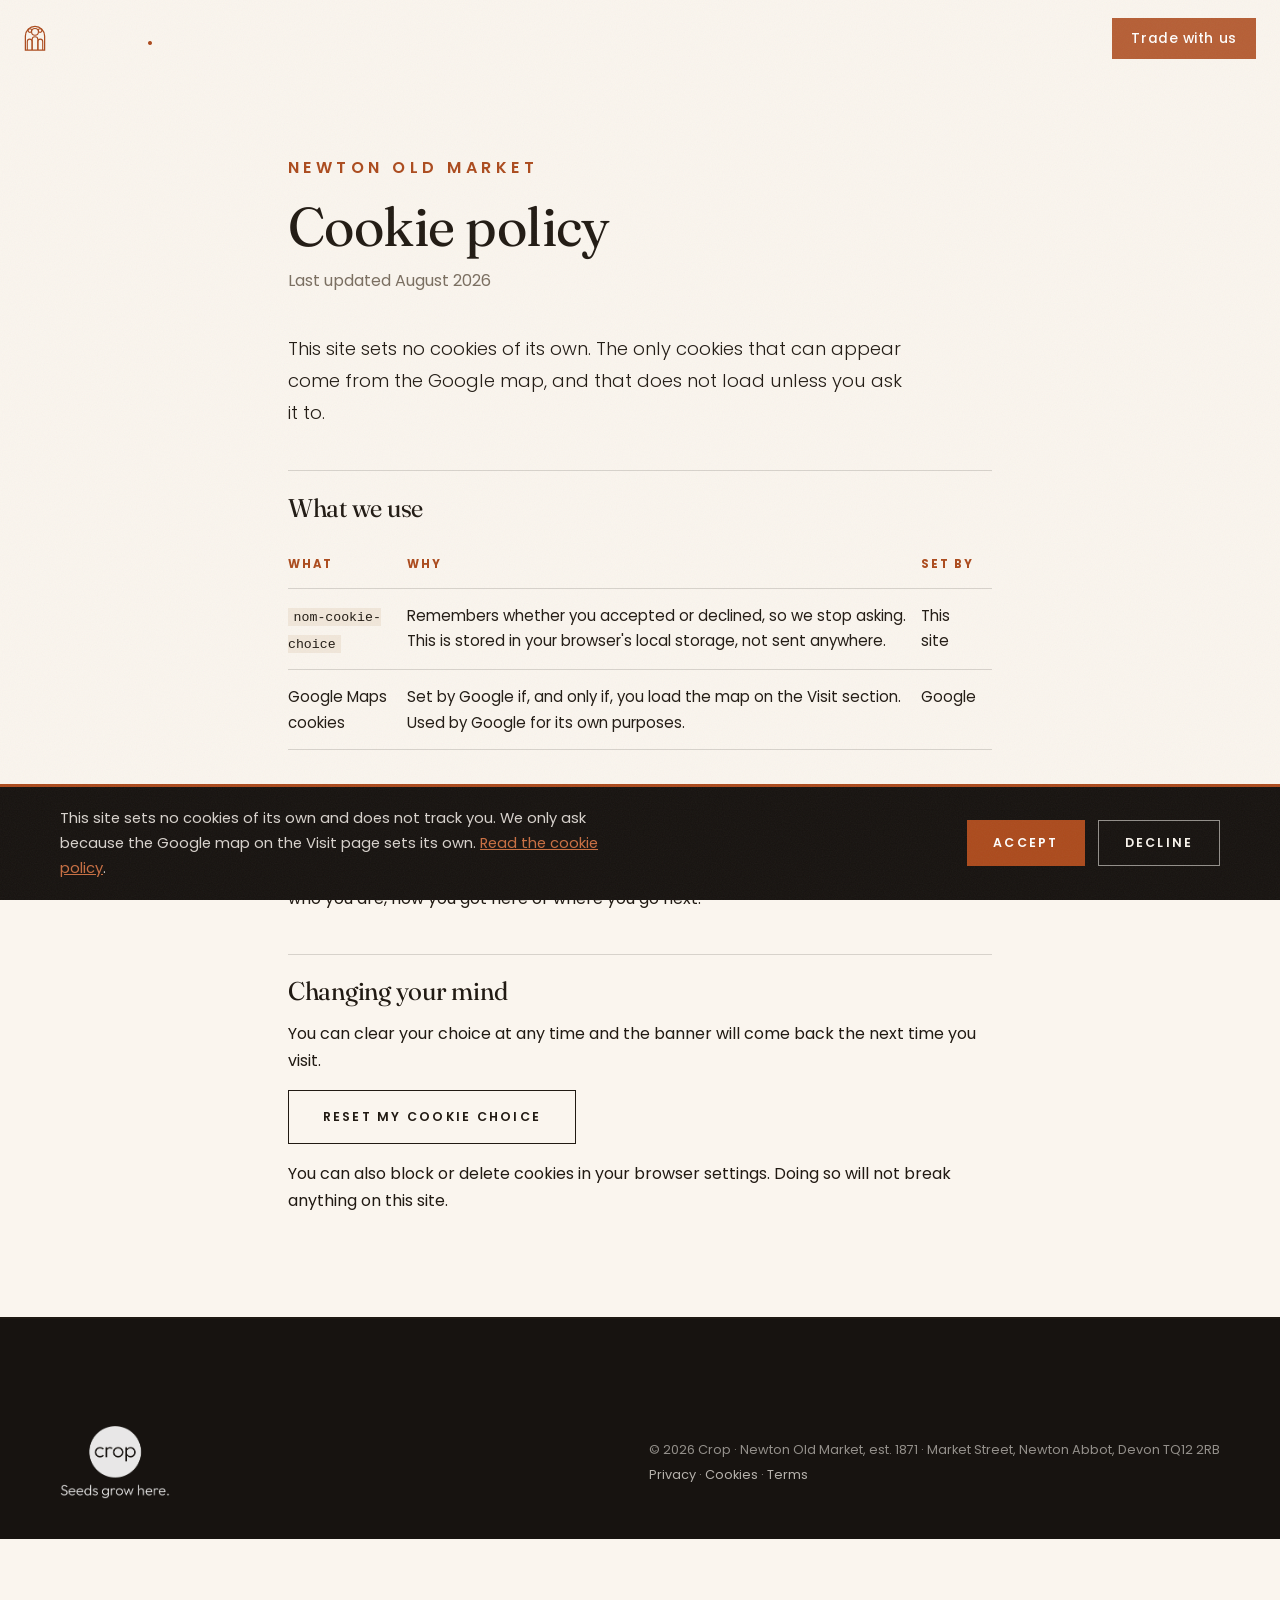
<file: cookies.html>
<!DOCTYPE html>
<html lang="en-GB">
<head>
  <meta charset="UTF-8">
  <meta name="viewport" content="width=device-width, initial-scale=1.0">
  <title>Cookie policy · Newton Old Market</title>
  <meta name="description" content="This site sets no cookies of its own. The Google map only loads if you ask it to.">
  <meta name="robots" content="index, follow">
  <link rel="icon" href="assets/favicon.svg" type="image/svg+xml">
  <link rel="preconnect" href="https://fonts.googleapis.com">
  <link rel="preconnect" href="https://fonts.gstatic.com" crossorigin>
  <link href="https://fonts.googleapis.com/css2?family=Fraunces:ital,opsz,wght@0,9..144,300..600;1,9..144,300..600&family=Poppins:ital,wght@0,300;0,400;0,500;0,600;1,400&display=swap" rel="stylesheet">
  <link rel="stylesheet" href="css/styles.css">
</head>
<body class="legal-page">

  <header class="nav scrolled" id="nav">
    <div class="nav-inner">
      <a class="nav-brand" href="index.html" aria-label="The NOM, home">
        <span class="brand-window" aria-hidden="true">
          <svg viewBox="0 0 320 384" fill="none" stroke="currentColor">
            <path stroke-width="18" d="M20 364 V160 A140 140 0 0 1 300 160 V364 Z"/>
            <circle stroke-width="16" cx="160" cy="100" r="50"/>
            <circle stroke-width="16" cx="86" cy="81" r="26"/>
            <circle stroke-width="16" cx="234" cy="81" r="26"/>
            <path stroke-width="16" d="M118 364 V214 A42 42 0 0 1 202 214 V364"/>
            <path stroke-width="16" d="M48 364 V240 A35 35 0 0 1 118 240 V364"/>
            <path stroke-width="16" d="M202 364 V240 A35 35 0 0 1 272 240 V364"/>
          </svg>
        </span>
        <span class="brand-word">the<strong>NOM</strong><span class="brand-dot">.</span></span>
      </a>
      <nav class="nav-links" id="navLinks" aria-label="Primary">
        <a href="index.html#market">The Market</a>
        <a href="index.html#halls">The Halls</a>
        <a href="index.html#traders">Traders</a>
        <a href="index.html#visit">Visit</a>
        <a class="nav-cta" href="index.html#traders">Trade with us</a>
      </nav>
      <button class="nav-burger" id="navBurger" aria-label="Open menu" aria-expanded="false" aria-controls="navLinks">
        <span></span><span></span><span></span>
      </button>
    </div>
  </header>

  <main class="legal">
    <div class="container legal-inner">
      <p class="legal-eyebrow">Newton Old Market</p>
      <h1>Cookie policy</h1>
      <p class="legal-updated">Last updated <span class="legal-date">August 2026</span></p>

      <p class="lede">This site sets no cookies of its own. The only cookies that can appear come from the Google map, and that does not load unless you ask it to.</p>

      <h2>What we use</h2>
      <table class="legal-table">
        <thead>
          <tr><th>What</th><th>Why</th><th>Set by</th></tr>
        </thead>
        <tbody>
          <tr>
            <td><code>nom-cookie-choice</code></td>
            <td>Remembers whether you accepted or declined, so we stop asking. This is stored in your browser's local storage, not sent anywhere.</td>
            <td>This site</td>
          </tr>
          <tr>
            <td>Google Maps cookies</td>
            <td>Set by Google if, and only if, you load the map on the Visit section. Used by Google for its own purposes.</td>
            <td>Google</td>
          </tr>
        </tbody>
      </table>

      <h2>No analytics</h2>
      <p>We do not use Google Analytics or any other tracking or advertising tool. We do not know who you are, how you got here or where you go next.</p>

      <h2>Changing your mind</h2>
      <p>You can clear your choice at any time and the banner will come back the next time you visit.</p>
      <p><button type="button" class="btn btn-outline" id="resetCookieChoice">Reset my cookie choice</button></p>
      <p>You can also block or delete cookies in your browser settings. Doing so will not break anything on this site.</p>
    </div>
  </main>

  <footer class="footer">
    <div class="container">
      <div class="footer-bottom">
        <a class="footer-crop" href="index.html">
          <img src="assets/logos/crop-tag-white.png" alt="Crop. Seeds grow here." width="100">
        </a>
        <p>&copy; <span id="year">2026</span> Crop &middot; Newton Old Market, est. 1871 &middot; Market Street, Newton Abbot, Devon TQ12 2RB<br>
        <span class="footer-links"><a href="privacy.html">Privacy</a> &middot; <a href="cookies.html">Cookies</a> &middot; <a href="terms.html">Terms</a></span></p>
      </div>
    </div>
  </footer>


  <!-- ======================= COOKIE BANNER ======================= -->
  <div class="cookie-bar" id="cookieBar" role="dialog" aria-live="polite" aria-label="Cookies" hidden>
    <div class="cookie-inner">
      <p class="cookie-copy">This site sets no cookies of its own and does not track you. We only ask because the Google map on the Visit page sets its own. <a href="cookies.html">Read the cookie policy</a>.</p>
      <div class="cookie-actions">
        <button type="button" class="btn btn-solid" id="cookieAccept">Accept</button>
        <button type="button" class="btn btn-outline" id="cookieDecline">Decline</button>
      </div>
    </div>
  </div>

  <script src="js/main.js"></script>
</body>
</html>
</file>
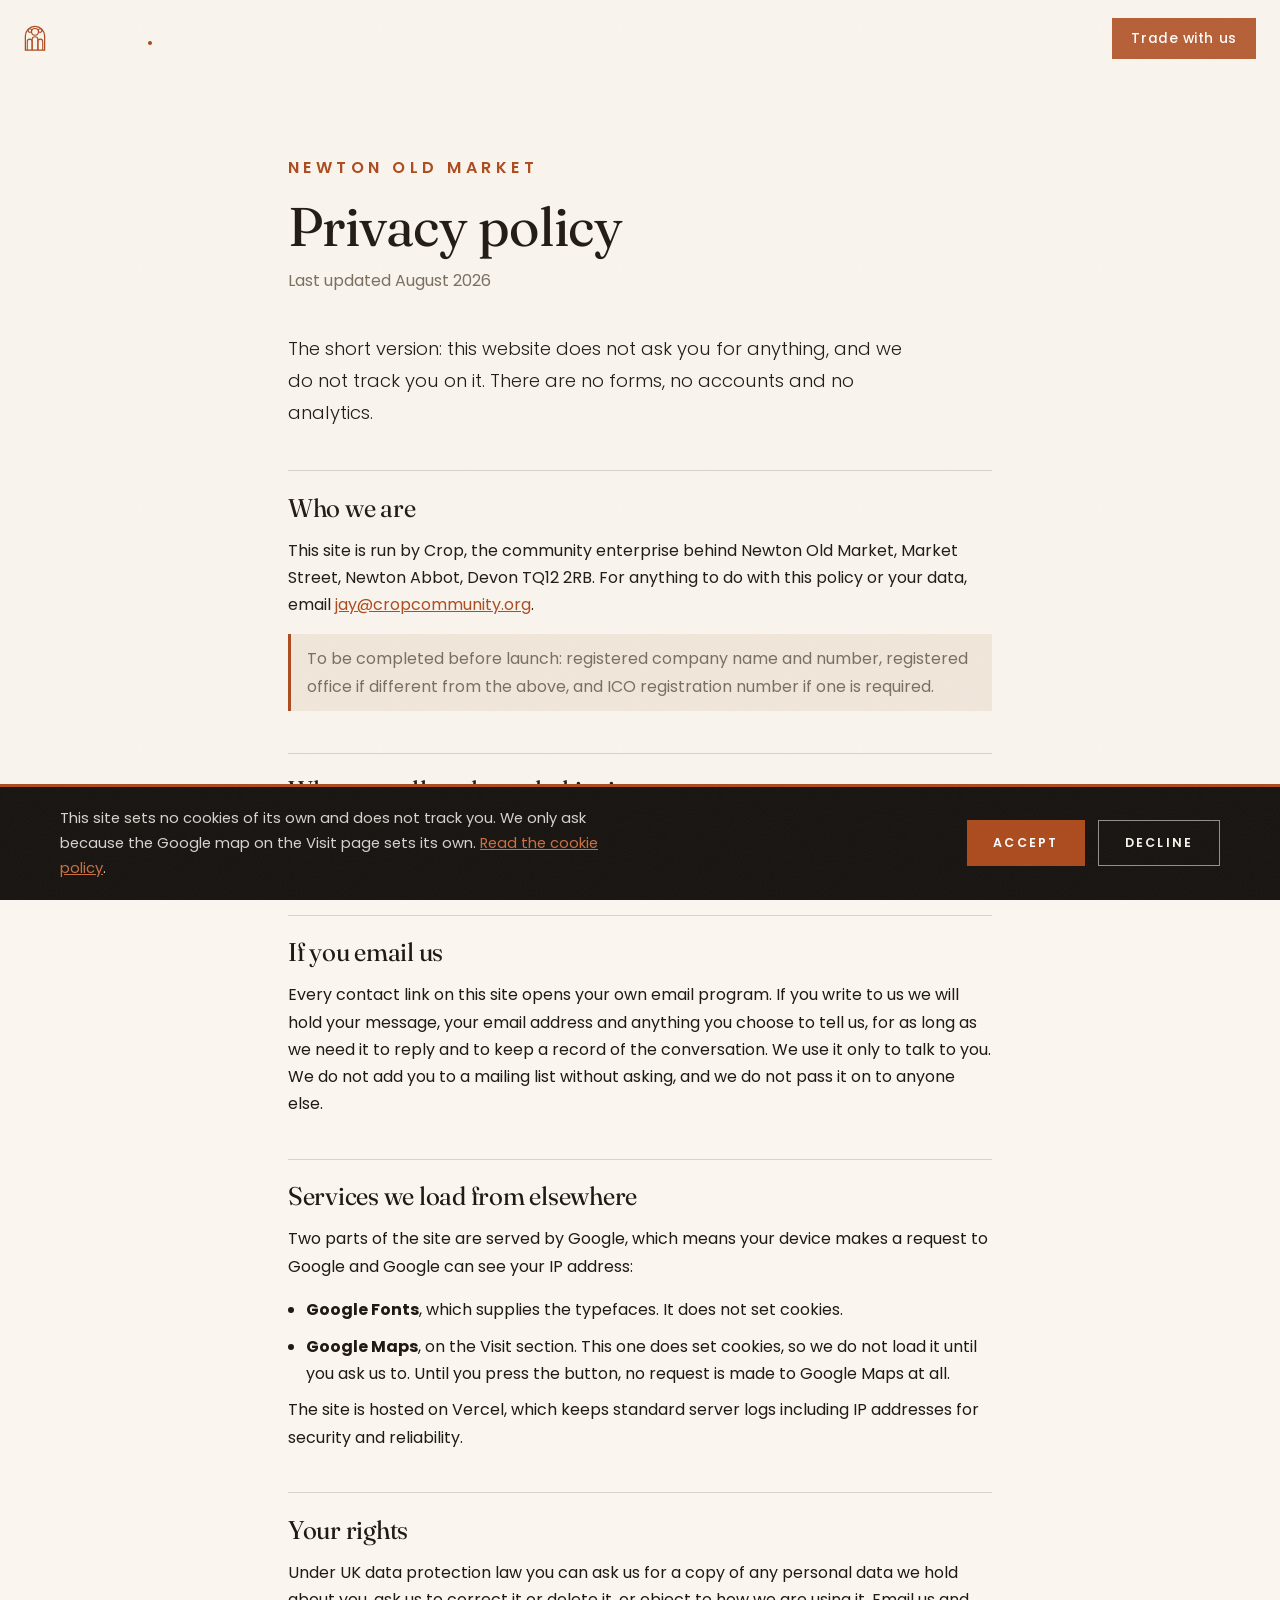
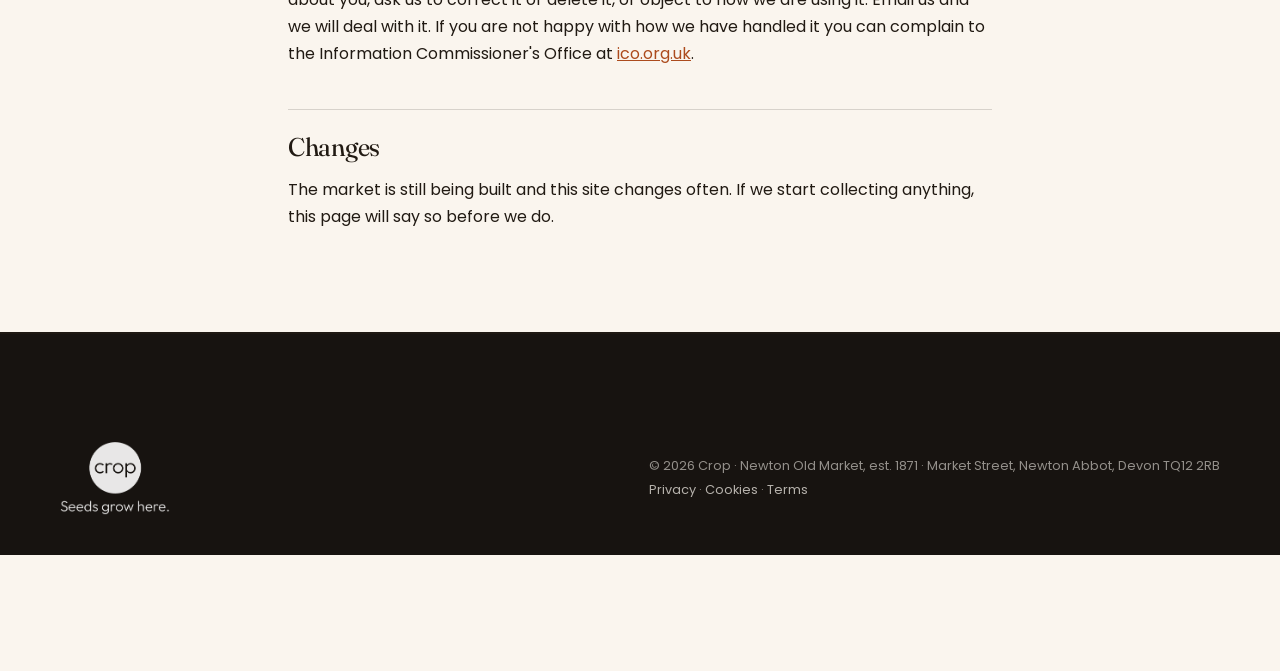
<file: privacy.html>
<!DOCTYPE html>
<html lang="en-GB">
<head>
  <meta charset="UTF-8">
  <meta name="viewport" content="width=device-width, initial-scale=1.0">
  <title>Privacy policy · Newton Old Market</title>
  <meta name="description" content="How Newton Old Market handles your data. No forms, no analytics, no tracking.">
  <meta name="robots" content="index, follow">
  <link rel="icon" href="assets/favicon.svg" type="image/svg+xml">
  <link rel="preconnect" href="https://fonts.googleapis.com">
  <link rel="preconnect" href="https://fonts.gstatic.com" crossorigin>
  <link href="https://fonts.googleapis.com/css2?family=Fraunces:ital,opsz,wght@0,9..144,300..600;1,9..144,300..600&family=Poppins:ital,wght@0,300;0,400;0,500;0,600;1,400&display=swap" rel="stylesheet">
  <link rel="stylesheet" href="css/styles.css">
</head>
<body class="legal-page">

  <header class="nav scrolled" id="nav">
    <div class="nav-inner">
      <a class="nav-brand" href="index.html" aria-label="The NOM, home">
        <span class="brand-window" aria-hidden="true">
          <svg viewBox="0 0 320 384" fill="none" stroke="currentColor">
            <path stroke-width="18" d="M20 364 V160 A140 140 0 0 1 300 160 V364 Z"/>
            <circle stroke-width="16" cx="160" cy="100" r="50"/>
            <circle stroke-width="16" cx="86" cy="81" r="26"/>
            <circle stroke-width="16" cx="234" cy="81" r="26"/>
            <path stroke-width="16" d="M118 364 V214 A42 42 0 0 1 202 214 V364"/>
            <path stroke-width="16" d="M48 364 V240 A35 35 0 0 1 118 240 V364"/>
            <path stroke-width="16" d="M202 364 V240 A35 35 0 0 1 272 240 V364"/>
          </svg>
        </span>
        <span class="brand-word">the<strong>NOM</strong><span class="brand-dot">.</span></span>
      </a>
      <nav class="nav-links" id="navLinks" aria-label="Primary">
        <a href="index.html#market">The Market</a>
        <a href="index.html#halls">The Halls</a>
        <a href="index.html#traders">Traders</a>
        <a href="index.html#visit">Visit</a>
        <a class="nav-cta" href="index.html#traders">Trade with us</a>
      </nav>
      <button class="nav-burger" id="navBurger" aria-label="Open menu" aria-expanded="false" aria-controls="navLinks">
        <span></span><span></span><span></span>
      </button>
    </div>
  </header>

  <main class="legal">
    <div class="container legal-inner">
      <p class="legal-eyebrow">Newton Old Market</p>
      <h1>Privacy policy</h1>
      <p class="legal-updated">Last updated <span class="legal-date">August 2026</span></p>

      <p class="lede">The short version: this website does not ask you for anything, and we do not track you on it. There are no forms, no accounts and no analytics.</p>

      <h2>Who we are</h2>
      <p>This site is run by Crop, the community enterprise behind Newton Old Market, Market Street, Newton Abbot, Devon TQ12&nbsp;2RB. For anything to do with this policy or your data, email <a href="mailto:jay@cropcommunity.org">jay@cropcommunity.org</a>.</p>
      <p class="legal-note">To be completed before launch: registered company name and number, registered office if different from the above, and ICO registration number if one is required.</p>

      <h2>What we collect through this site</h2>
      <p>Nothing. There are no contact forms, no sign-up boxes and no analytics or advertising trackers. We do not build a profile of you and we do not sell anything to anyone.</p>

      <h2>If you email us</h2>
      <p>Every contact link on this site opens your own email program. If you write to us we will hold your message, your email address and anything you choose to tell us, for as long as we need it to reply and to keep a record of the conversation. We use it only to talk to you. We do not add you to a mailing list without asking, and we do not pass it on to anyone else.</p>

      <h2>Services we load from elsewhere</h2>
      <p>Two parts of the site are served by Google, which means your device makes a request to Google and Google can see your IP address:</p>
      <ul>
        <li><strong>Google Fonts</strong>, which supplies the typefaces. It does not set cookies.</li>
        <li><strong>Google Maps</strong>, on the Visit section. This one does set cookies, so we do not load it until you ask us to. Until you press the button, no request is made to Google Maps at all.</li>
      </ul>
      <p>The site is hosted on Vercel, which keeps standard server logs including IP addresses for security and reliability.</p>

      <h2>Your rights</h2>
      <p>Under UK data protection law you can ask us for a copy of any personal data we hold about you, ask us to correct it or delete it, or object to how we are using it. Email us and we will deal with it. If you are not happy with how we have handled it you can complain to the Information Commissioner's Office at <a href="https://ico.org.uk" target="_blank" rel="noopener">ico.org.uk</a>.</p>

      <h2>Changes</h2>
      <p>The market is still being built and this site changes often. If we start collecting anything, this page will say so before we do.</p>
    </div>
  </main>

  <footer class="footer">
    <div class="container">
      <div class="footer-bottom">
        <a class="footer-crop" href="index.html">
          <img src="assets/logos/crop-tag-white.png" alt="Crop. Seeds grow here." width="100">
        </a>
        <p>&copy; <span id="year">2026</span> Crop &middot; Newton Old Market, est. 1871 &middot; Market Street, Newton Abbot, Devon TQ12 2RB<br>
        <span class="footer-links"><a href="privacy.html">Privacy</a> &middot; <a href="cookies.html">Cookies</a> &middot; <a href="terms.html">Terms</a></span></p>
      </div>
    </div>
  </footer>


  <!-- ======================= COOKIE BANNER ======================= -->
  <div class="cookie-bar" id="cookieBar" role="dialog" aria-live="polite" aria-label="Cookies" hidden>
    <div class="cookie-inner">
      <p class="cookie-copy">This site sets no cookies of its own and does not track you. We only ask because the Google map on the Visit page sets its own. <a href="cookies.html">Read the cookie policy</a>.</p>
      <div class="cookie-actions">
        <button type="button" class="btn btn-solid" id="cookieAccept">Accept</button>
        <button type="button" class="btn btn-outline" id="cookieDecline">Decline</button>
      </div>
    </div>
  </div>

  <script src="js/main.js"></script>
</body>
</html>
</file>
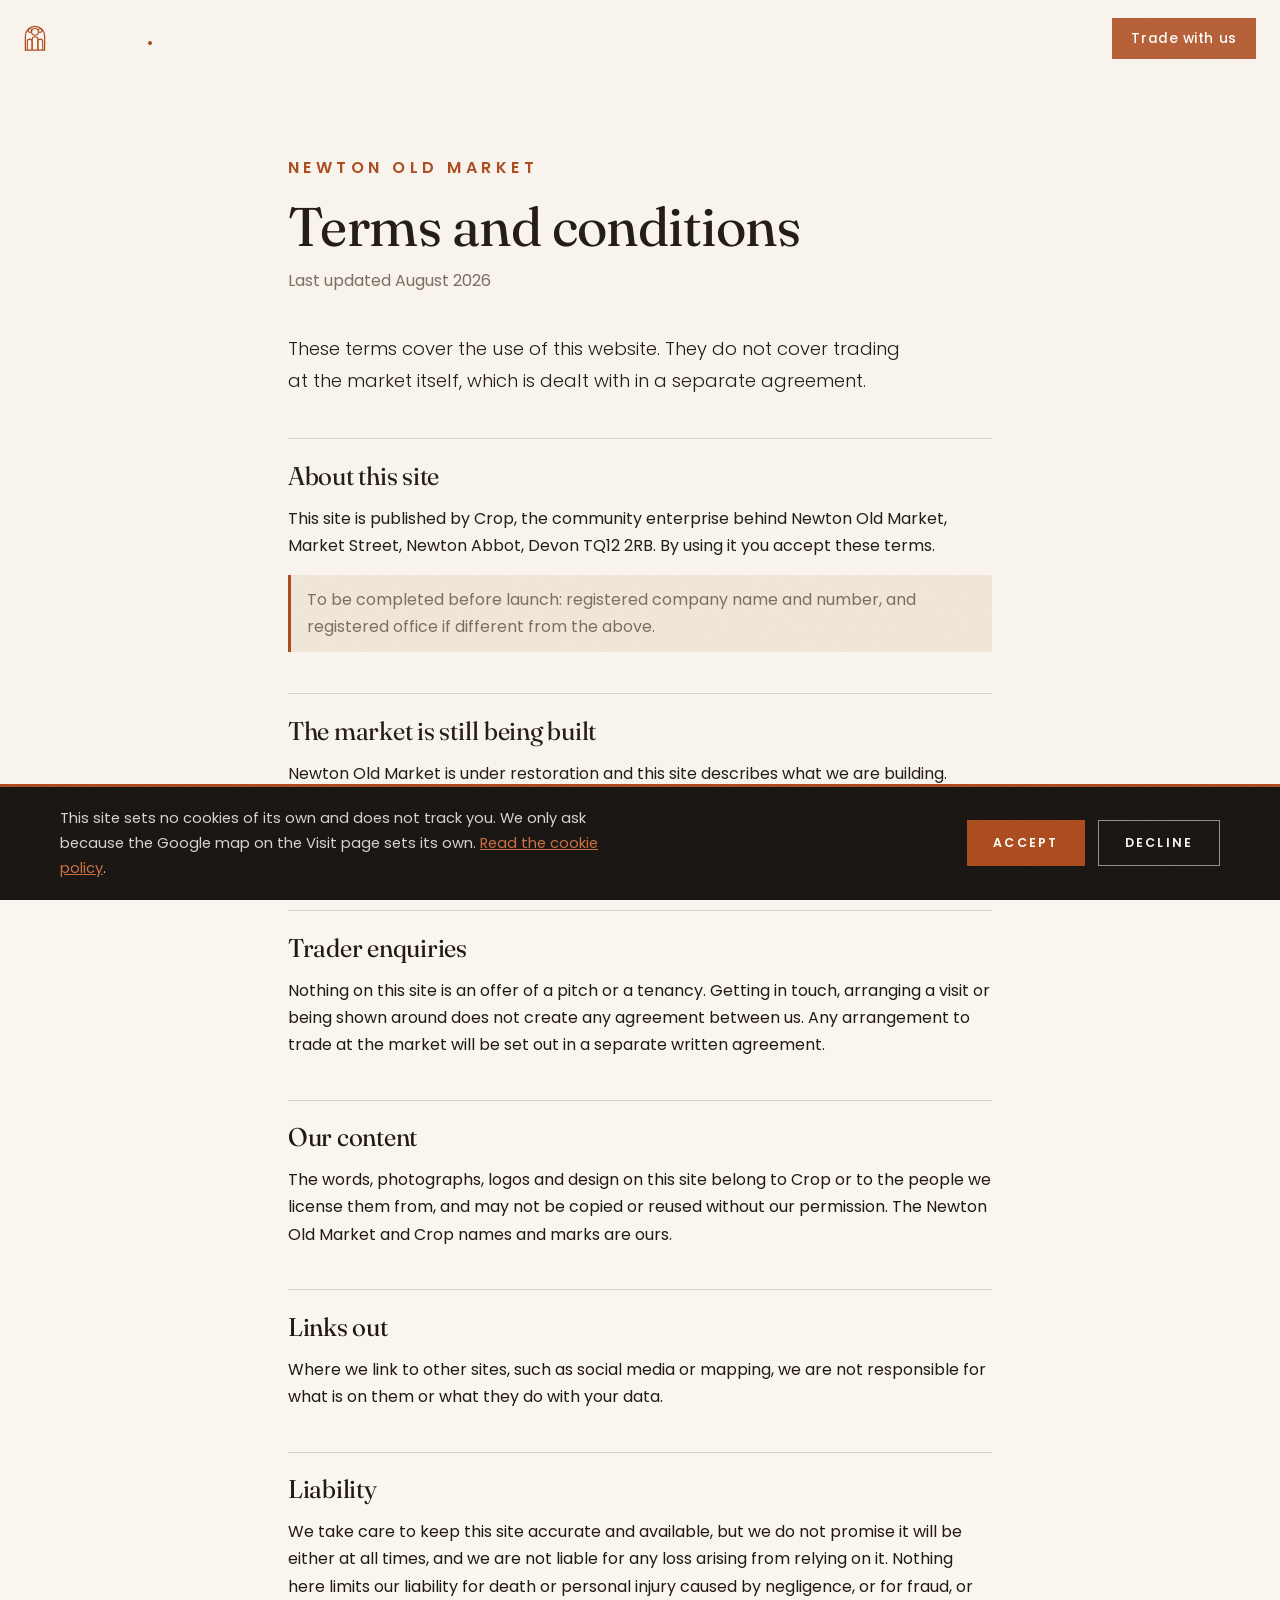
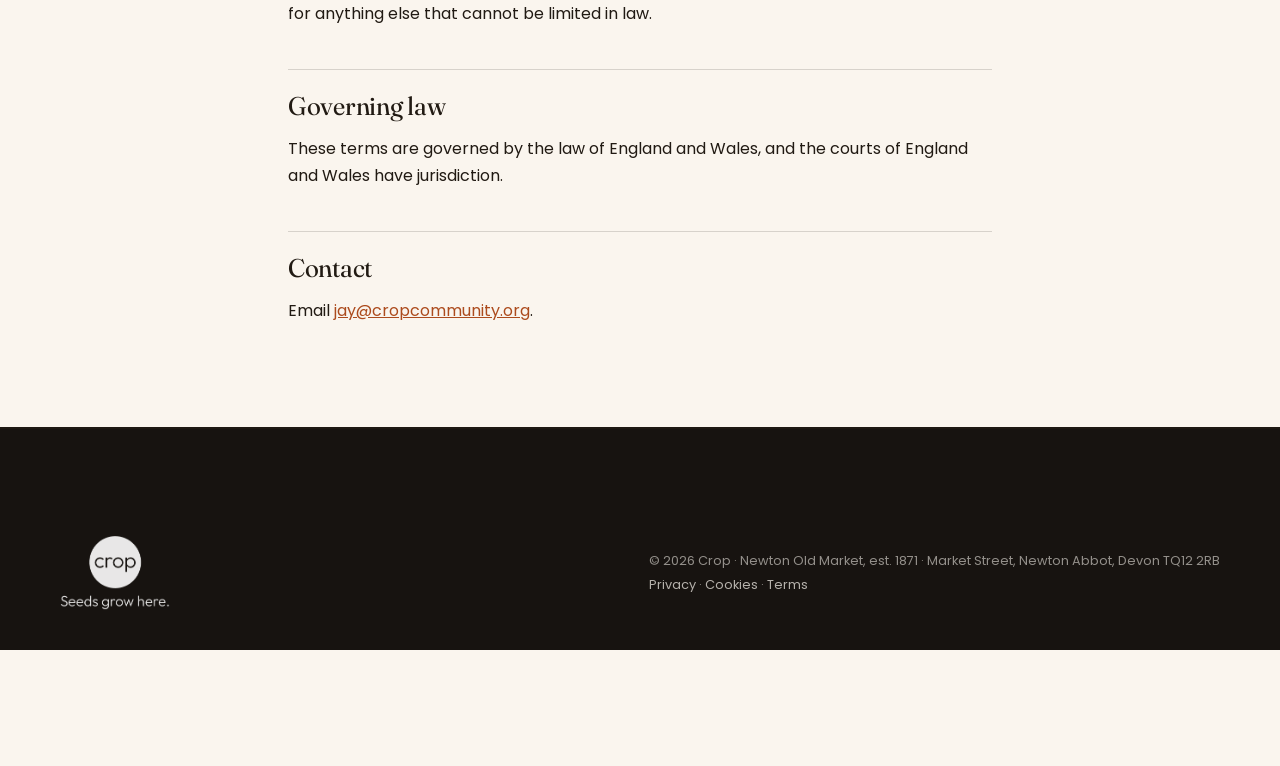
<file: terms.html>
<!DOCTYPE html>
<html lang="en-GB">
<head>
  <meta charset="UTF-8">
  <meta name="viewport" content="width=device-width, initial-scale=1.0">
  <title>Terms and conditions · Newton Old Market</title>
  <meta name="description" content="Terms covering the use of the Newton Old Market website.">
  <meta name="robots" content="index, follow">
  <link rel="icon" href="assets/favicon.svg" type="image/svg+xml">
  <link rel="preconnect" href="https://fonts.googleapis.com">
  <link rel="preconnect" href="https://fonts.gstatic.com" crossorigin>
  <link href="https://fonts.googleapis.com/css2?family=Fraunces:ital,opsz,wght@0,9..144,300..600;1,9..144,300..600&family=Poppins:ital,wght@0,300;0,400;0,500;0,600;1,400&display=swap" rel="stylesheet">
  <link rel="stylesheet" href="css/styles.css">
</head>
<body class="legal-page">

  <header class="nav scrolled" id="nav">
    <div class="nav-inner">
      <a class="nav-brand" href="index.html" aria-label="The NOM, home">
        <span class="brand-window" aria-hidden="true">
          <svg viewBox="0 0 320 384" fill="none" stroke="currentColor">
            <path stroke-width="18" d="M20 364 V160 A140 140 0 0 1 300 160 V364 Z"/>
            <circle stroke-width="16" cx="160" cy="100" r="50"/>
            <circle stroke-width="16" cx="86" cy="81" r="26"/>
            <circle stroke-width="16" cx="234" cy="81" r="26"/>
            <path stroke-width="16" d="M118 364 V214 A42 42 0 0 1 202 214 V364"/>
            <path stroke-width="16" d="M48 364 V240 A35 35 0 0 1 118 240 V364"/>
            <path stroke-width="16" d="M202 364 V240 A35 35 0 0 1 272 240 V364"/>
          </svg>
        </span>
        <span class="brand-word">the<strong>NOM</strong><span class="brand-dot">.</span></span>
      </a>
      <nav class="nav-links" id="navLinks" aria-label="Primary">
        <a href="index.html#market">The Market</a>
        <a href="index.html#halls">The Halls</a>
        <a href="index.html#traders">Traders</a>
        <a href="index.html#visit">Visit</a>
        <a class="nav-cta" href="index.html#traders">Trade with us</a>
      </nav>
      <button class="nav-burger" id="navBurger" aria-label="Open menu" aria-expanded="false" aria-controls="navLinks">
        <span></span><span></span><span></span>
      </button>
    </div>
  </header>

  <main class="legal">
    <div class="container legal-inner">
      <p class="legal-eyebrow">Newton Old Market</p>
      <h1>Terms and conditions</h1>
      <p class="legal-updated">Last updated <span class="legal-date">August 2026</span></p>

      <p class="lede">These terms cover the use of this website. They do not cover trading at the market itself, which is dealt with in a separate agreement.</p>

      <h2>About this site</h2>
      <p>This site is published by Crop, the community enterprise behind Newton Old Market, Market Street, Newton Abbot, Devon TQ12&nbsp;2RB. By using it you accept these terms.</p>
      <p class="legal-note">To be completed before launch: registered company name and number, and registered office if different from the above.</p>

      <h2>The market is still being built</h2>
      <p>Newton Old Market is under restoration and this site describes what we are building. Descriptions of the halls, the pitches, the timings and the way trading will work are our current intentions and may change. Any figures given, including targets for local sourcing, are goals rather than guarantees.</p>

      <h2>Trader enquiries</h2>
      <p>Nothing on this site is an offer of a pitch or a tenancy. Getting in touch, arranging a visit or being shown around does not create any agreement between us. Any arrangement to trade at the market will be set out in a separate written agreement.</p>

      <h2>Our content</h2>
      <p>The words, photographs, logos and design on this site belong to Crop or to the people we license them from, and may not be copied or reused without our permission. The Newton Old Market and Crop names and marks are ours.</p>

      <h2>Links out</h2>
      <p>Where we link to other sites, such as social media or mapping, we are not responsible for what is on them or what they do with your data.</p>

      <h2>Liability</h2>
      <p>We take care to keep this site accurate and available, but we do not promise it will be either at all times, and we are not liable for any loss arising from relying on it. Nothing here limits our liability for death or personal injury caused by negligence, or for fraud, or for anything else that cannot be limited in law.</p>

      <h2>Governing law</h2>
      <p>These terms are governed by the law of England and Wales, and the courts of England and Wales have jurisdiction.</p>

      <h2>Contact</h2>
      <p>Email <a href="mailto:jay@cropcommunity.org">jay@cropcommunity.org</a>.</p>
    </div>
  </main>

  <footer class="footer">
    <div class="container">
      <div class="footer-bottom">
        <a class="footer-crop" href="index.html">
          <img src="assets/logos/crop-tag-white.png" alt="Crop. Seeds grow here." width="100">
        </a>
        <p>&copy; <span id="year">2026</span> Crop &middot; Newton Old Market, est. 1871 &middot; Market Street, Newton Abbot, Devon TQ12 2RB<br>
        <span class="footer-links"><a href="privacy.html">Privacy</a> &middot; <a href="cookies.html">Cookies</a> &middot; <a href="terms.html">Terms</a></span></p>
      </div>
    </div>
  </footer>


  <!-- ======================= COOKIE BANNER ======================= -->
  <div class="cookie-bar" id="cookieBar" role="dialog" aria-live="polite" aria-label="Cookies" hidden>
    <div class="cookie-inner">
      <p class="cookie-copy">This site sets no cookies of its own and does not track you. We only ask because the Google map on the Visit page sets its own. <a href="cookies.html">Read the cookie policy</a>.</p>
      <div class="cookie-actions">
        <button type="button" class="btn btn-solid" id="cookieAccept">Accept</button>
        <button type="button" class="btn btn-outline" id="cookieDecline">Decline</button>
      </div>
    </div>
  </div>

  <script src="js/main.js"></script>
</body>
</html>
</file>
<file: css/styles.css>
/* ==========================================================================
   Newton Old Market — thenom.org
   Victorian market-hall vernacular: handbill type, arched frames,
   ruled sections, hard shadows. Brand terracotta #AC4B1D.
   ========================================================================== */

:root {
  --terracotta: #ac4b1d;
  --terracotta-deep: #8a3a13;
  --terracotta-soft: #c96f42;
  --cream: #faf5ee;
  --sand: #f1e7da;
  --sand-deep: #e5d7c4;
  --ink: #211a13;
  --char: #171310;
  --char-soft: #262019;
  --stone: #7a6e60;
  --line: rgba(33, 26, 19, 0.16);
  --line-strong: rgba(33, 26, 19, 0.75);
  --line-light: rgba(250, 245, 238, 0.18);
  --font: 'Poppins', 'Century Gothic', 'Avenir Next', system-ui, sans-serif;
  --serif: 'Fraunces', 'Georgia', serif;
  --ease: cubic-bezier(0.22, 1, 0.36, 1);
}

* { margin: 0; padding: 0; box-sizing: border-box; }

html { scroll-behavior: smooth; }

body {
  font-family: var(--font);
  font-weight: 400;
  color: var(--ink);
  background: var(--cream);
  line-height: 1.7;
  -webkit-font-smoothing: antialiased;
  overflow-x: hidden;
}

/* paper grain over everything, very faint */
body::after {
  content: "";
  position: fixed;
  inset: 0;
  z-index: 2000;
  pointer-events: none;
  opacity: 0.05;
  background-image: url("data:image/svg+xml,%3Csvg xmlns='http://www.w3.org/2000/svg' width='240' height='240'%3E%3Cfilter id='n'%3E%3CfeTurbulence type='fractalNoise' baseFrequency='0.85' numOctaves='2' stitchTiles='stitch'/%3E%3C/filter%3E%3Crect width='100%25' height='100%25' filter='url(%23n)'/%3E%3C/svg%3E");
}

img { max-width: 100%; display: block; }
a { color: inherit; }
::selection { background: var(--terracotta); color: var(--cream); }

a:focus-visible, button:focus-visible {
  outline: 2px solid var(--terracotta);
  outline-offset: 3px;
}

/* ---------- type ---------- */

h1, h2, h3, h4 { line-height: 1.12; }

h2 {
  font-family: var(--serif);
  font-weight: 420;
  font-variation-settings: "opsz" 72;
  font-size: clamp(2.1rem, 4.4vw, 3.5rem);
  letter-spacing: -0.01em;
  margin-bottom: 1.5rem;
  max-width: 20em;
}

h2 .thin { font-weight: 300; opacity: 0.62; }

h3 { font-weight: 500; letter-spacing: -0.005em; }

.lede {
  font-size: 1.14rem;
  font-weight: 300;
  line-height: 1.75;
  margin-bottom: 1.2rem;
  max-width: 34em;
}

p + p { margin-top: 1rem; }

/* editorial section rule: label left, № right */
.sec-head {
  display: flex;
  align-items: baseline;
  border-top: 1px solid var(--line-strong);
  padding-top: 0.85rem;
  margin-bottom: clamp(2.2rem, 4vw, 3.4rem);
  font-size: 0.72rem;
  font-weight: 600;
  letter-spacing: 0.28em;
  text-transform: uppercase;
}

.sec-head-dark { border-top-color: rgba(250, 245, 238, 0.4); }
.sec-head-crop { border-top-color: rgba(250, 245, 238, 0.55); }

/* underlined text action */
.btn-line {
  display: inline-block;
  margin-top: 1.3rem;
  font-size: 0.8rem;
  font-weight: 600;
  letter-spacing: 0.18em;
  text-transform: uppercase;
  text-decoration: none;
  color: var(--terracotta);
  padding-bottom: 0.35rem;
  border-bottom: 1px solid currentColor;
  transition: color 0.25s var(--ease);
}

.btn-line span { display: inline-block; transition: transform 0.3s var(--ease); }
.btn-line:hover { color: var(--terracotta-deep); }
.btn-line:hover span { transform: translateX(5px); }

/* ---------- layout ---------- */

.container {
  width: min(1160px, calc(100% - 3rem));
  margin: 0 auto;
}

.section { padding: clamp(4.5rem, 9vw, 7.5rem) 0; }



/* ---------- buttons: square, letterpress ---------- */

.btn {
  display: inline-block;
  /* <button> defaults to the UA grey ButtonFace, which killed the
     contrast on the outline variants; make the base transparent */
  background: transparent;
  font-family: var(--font);
  font-size: 0.78rem;
  font-weight: 600;
  letter-spacing: 0.18em;
  text-transform: uppercase;
  text-decoration: none;
  padding: 1.05rem 2.1rem;
  border: 1px solid transparent;
  cursor: pointer;
  transition: transform 0.25s var(--ease), box-shadow 0.25s var(--ease),
              background 0.25s var(--ease), color 0.25s var(--ease), border-color 0.25s var(--ease);
}

.btn-solid {
  background: var(--terracotta);
  color: #fff;
}

.btn-solid:hover {
  background: var(--terracotta-deep);
  transform: translate(-3px, -3px);
  box-shadow: 5px 5px 0 var(--ink);
}

.hero .btn-solid:hover { box-shadow: 5px 5px 0 rgba(250, 245, 238, 0.85); }

.btn-outline {
  border-color: var(--ink);
  color: var(--ink);
}

.btn-outline:hover {
  background: var(--ink);
  color: var(--cream);
  transform: translate(-3px, -3px);
  box-shadow: 5px 5px 0 var(--terracotta);
}

.btn-block { display: block; text-align: center; }

/* ---------- nav ---------- */

.nav {
  position: fixed;
  inset: 0 0 auto 0;
  z-index: 100;
  padding: 1.1rem 0;
  transition: background 0.4s var(--ease), box-shadow 0.4s var(--ease), padding 0.4s var(--ease);
  color: var(--cream);
}

.nav.scrolled {
  background: rgba(250, 245, 238, 0.94);
  backdrop-filter: blur(14px);
  -webkit-backdrop-filter: blur(14px);
  box-shadow: 0 1px 0 var(--line);
  padding: 0.65rem 0;
  color: var(--ink);
}

.nav-inner {
  width: min(1240px, calc(100% - 3rem));
  margin: 0 auto;
  display: flex;
  align-items: center;
  justify-content: space-between;
  gap: 2rem;
}

.nav-brand {
  display: inline-flex;
  align-items: center;
  gap: 0.65rem;
  text-decoration: none;
  font-size: 1.35rem;
  letter-spacing: 0.01em;
}

.brand-window { width: 22px; color: var(--terracotta); display: inline-flex; }
.brand-window svg { width: 100%; height: auto; }
.brand-word { font-weight: 300; }
.brand-word strong { font-weight: 500; }
.brand-dot { color: var(--terracotta); font-weight: 700; }

.nav-links {
  display: flex;
  align-items: center;
  gap: 1.7rem;
}

.nav-links a {
  position: relative;
  text-decoration: none;
  font-size: 0.86rem;
  font-weight: 500;
  letter-spacing: 0.04em;
  opacity: 0.88;
  transition: opacity 0.25s;
}

.nav-links a:not(.nav-cta)::after {
  content: "";
  position: absolute;
  left: 0; bottom: -5px;
  width: 100%;
  height: 1.5px;
  background: var(--terracotta);
  transform: scaleX(0);
  transform-origin: right;
  transition: transform 0.35s var(--ease);
}

.nav-links a:hover { opacity: 1; }
.nav-links a:not(.nav-cta):hover::after { transform: scaleX(1); transform-origin: left; }

.nav-cta {
  border: 1px solid var(--terracotta);
  color: var(--terracotta) !important;
  padding: 0.5rem 1.15rem;
  transition: background 0.3s var(--ease), color 0.3s var(--ease) !important;
}

.nav:not(.scrolled) .nav-cta { background: var(--terracotta); color: #fff !important; border-color: var(--terracotta); }
.nav-cta:hover { background: var(--terracotta); color: #fff !important; }
.nav:not(.scrolled) .nav-cta:hover { background: var(--terracotta-deep); }

.nav-burger {
  display: none;
  flex-direction: column;
  gap: 5px;
  background: none;
  border: 0;
  padding: 6px;
  cursor: pointer;
}

.nav-burger span {
  display: block;
  width: 24px;
  height: 2px;
  background: currentColor;
  transition: transform 0.3s var(--ease), opacity 0.3s;
}

.nav-burger { position: relative; z-index: 2; }

/* the open panel is dark, so force the X light no matter the nav state */
.nav-burger.open span { background: var(--cream); }

.nav-burger.open span:nth-child(1) { transform: translateY(7px) rotate(45deg); }
.nav-burger.open span:nth-child(2) { opacity: 0; }
.nav-burger.open span:nth-child(3) { transform: translateY(-7px) rotate(-45deg); }

@media (max-width: 880px) {
  .nav-burger { display: flex; color: inherit; }
  .nav-links {
    position: fixed;
    top: 0; right: 0;
    height: 100dvh;
    width: min(320px, 82vw);
    flex-direction: column;
    align-items: flex-start;
    justify-content: center;
    gap: 1.6rem;
    padding: 2.5rem;
    background: var(--char);
    color: var(--cream);
    transform: translateX(100%);
    transition: transform 0.45s var(--ease);
    box-shadow: -30px 0 60px rgba(0, 0, 0, 0.3);
  }
  .nav-links.open { transform: translateX(0); }
  .nav-links a { font-size: 1.05rem; }
}

/* ---------- hero ---------- */

.hero {
  position: relative;
  min-height: 100svh;
  display: flex;
  align-items: flex-end;
  color: var(--cream);
  overflow: hidden;
  background: var(--char);
}

.hero-bg {
  position: absolute;
  inset: 0;
  background:
    radial-gradient(90rem 60rem at 30% 120%, rgba(172, 75, 29, 0.3), transparent 60%),
    linear-gradient(180deg, #14100c 0%, #1d150e 55%, #241a10 100%);
}

/* poster frame from the drone film; the video fades in on top of it */
.hero-bg::before {
  content: "";
  position: absolute;
  inset: 0;
  background: url("../assets/img/hero-poster.jpg") center 42% / cover no-repeat;
  opacity: 0.82;
}

.hero-video {
  position: absolute;
  inset: 0;
  z-index: 1;
  width: 100%;
  height: 100%;
  object-fit: cover;
  opacity: 0;
  transition: opacity 1.2s var(--ease);
  pointer-events: none;
}

.hero-video.ready { opacity: 1; }

.hero-vignette {
  position: absolute;
  inset: 0;
  z-index: 2;
  background:
    linear-gradient(90deg, rgba(20, 16, 12, 0.45) 0%, transparent 55%),
    linear-gradient(180deg, rgba(20, 16, 12, 0.35) 0%, transparent 28%, transparent 46%, rgba(20, 16, 12, 0.88) 100%);
}

.hero-content {
  position: relative;
  z-index: 2;
  width: min(1160px, calc(100% - 3rem));
  margin: 0 auto;
  padding: 11rem 0 6.5rem;
}

.hero-est {
  font-size: 0.86rem;
  font-weight: 400;
  letter-spacing: 0.05em;
  color: rgba(250, 245, 238, 0.88);
  text-shadow: 0 1px 10px rgba(20, 16, 12, 0.7);
  margin-bottom: 1.2rem;
  opacity: 0;
  animation: fadeUp 0.9s var(--ease) 0.4s forwards;
}

.hero-lockup {
  /* the lockup art has an 11.33% inset before the wordmark; pull the block
     left by exactly that so the N lines up with the tercet and buttons */
  --lockup-w: min(700px, 56vw);
  width: var(--lockup-w);
  margin: 0 0 0 calc(var(--lockup-w) * -0.1133);
  max-width: none;
  overflow: hidden;
}

.hero-lockup img {
  width: 100%;
  height: auto;
  transform: translateY(112%);
  animation: rise 1.1s var(--ease) 0.15s forwards;
  filter: drop-shadow(0 2px 22px rgba(20, 16, 12, 0.55));
}

@media (max-width: 880px) {
  .hero-lockup { --lockup-w: min(380px, 82vw); }
}

.hero-title {
  font-family: var(--serif);
  font-weight: 380;
  font-variation-settings: "opsz" 144;
  font-size: clamp(3.4rem, 10.5vw, 8.2rem);
  line-height: 0.98;
  letter-spacing: -0.02em;
}

.hero-title em {
  font-style: italic;
  font-weight: 340;
}

.hero-title .line { display: block; overflow: hidden; }

.hero-title .line > span {
  display: block;
  transform: translateY(112%);
  animation: rise 1.1s var(--ease) forwards;
}

.hero-title .line:nth-child(2) > span { animation-delay: 0.12s; }

@keyframes rise { to { transform: translateY(0); } }

.hero-tag {
  margin-top: 1.7rem;
  font-family: var(--serif);
  font-weight: 350;
  font-size: clamp(1.05rem, 1.9vw, 1.4rem);
  line-height: 1.5;
  color: rgba(250, 245, 238, 0.94);
  text-shadow: 0 1px 10px rgba(20, 16, 12, 0.6);
  max-width: 34em;
  opacity: 0;
  animation: fadeUp 0.9s var(--ease) 1.1s forwards;
}

@keyframes fadeUp {
  from { opacity: 0; transform: translateY(14px); }
  to { opacity: 1; transform: translateY(0); }
}

.hero-ctas {
  margin-top: 2.8rem;
  display: flex;
  align-items: center;
  flex-wrap: wrap;
  gap: 1.2rem 1.6rem;
  opacity: 0;
  animation: fadeUp 0.9s var(--ease) 1.8s forwards;
}

.hero .btn-line { margin-top: 0; color: var(--cream); }
.hero .btn-line:hover { color: var(--terracotta-soft); }

/* open-day strip across the base of the hero */
.hero-strip {
  position: absolute;
  left: 0; right: 0; bottom: 0;
  z-index: 3;
  display: flex;
  align-items: center;
  justify-content: center;
  gap: 0.8rem;
  padding: 0.85rem 1.5rem;
  border-top: 1px solid rgba(250, 245, 238, 0.22);
  background: rgba(23, 19, 16, 0.55);
  backdrop-filter: blur(8px);
  -webkit-backdrop-filter: blur(8px);
  font-size: 0.74rem;
  font-weight: 500;
  letter-spacing: 0.2em;
  text-transform: uppercase;
  text-decoration: none;
  text-align: center;
  opacity: 0;
  animation: fadeUp 0.9s var(--ease) 2s forwards;
  transition: background 0.3s var(--ease), color 0.3s var(--ease);
}

.hero-strip:hover { background: var(--terracotta); color: #fff; }



/* ---------- photography component ----------
   <figure class="photo"><div class="photo-media photo--*"><img></div>
   <figcaption>optional</figcaption></figure>
   Drop a real file in and it appears; missing files show a marked slot. */

.photo { margin: 0; }

.photo-media {
  position: relative;
  overflow: hidden;
  background: var(--sand);
}

.photo-media img {
  width: 100%;
  height: 100%;
  object-fit: cover;
  transition: transform 0.8s var(--ease);
}

.photo:hover .photo-media img { transform: scale(1.035); }

.photo > figcaption {
  margin-top: 0.7rem;
  font-family: var(--serif);
  font-size: 0.95rem;
  font-weight: 400;
  letter-spacing: 0.01em;
  color: var(--stone);
}

.photo--team { aspect-ratio: 4 / 5; }
.photo--arch-top { border-radius: 999px 999px 0 0; }
.photo--band { height: clamp(320px, 58vh, 600px); }
.photo--map { aspect-ratio: 8 / 6.2; border: 1px solid var(--line-strong); }
.photo--wide { aspect-ratio: 16 / 9; }
.photo--band-tall { height: clamp(440px, 80vh, 820px); }


/* restoration diptych */




.traders-grid .photo-wide { margin-top: 2.2rem; }

/* marked slot for photography still to come */
.photo-empty .photo-media::before {
  content: "Photograph to follow";
  position: absolute;
  inset: 0;
  display: flex;
  align-items: center;
  justify-content: center;
  font-size: 0.7rem;
  font-weight: 600;
  letter-spacing: 0.28em;
  text-transform: uppercase;
  color: var(--stone);
  border: 1px dashed rgba(33, 26, 19, 0.3);
}

/* ---------- full-width photography band ---------- */

.band { padding: clamp(1.5rem, 4vw, 3rem) 0 clamp(3.5rem, 7vw, 6rem); }

.band .photo--band { width: 100%; }

.band figcaption { margin-top: 0.9rem; }

/* ---------- story ---------- */

.story { background: var(--cream); }

.story-points { margin-top: 2.4rem; }

.point {
  display: flex;
  gap: 1.5rem;
  align-items: baseline;
  padding: 1.4rem 0;
  border-top: 1px solid var(--line);
}

.point-num {
  font-family: var(--serif);
  font-size: 1.15rem;
  color: var(--terracotta);
  flex: 0 0 3.2rem;
}

.point h3 { font-size: 1.06rem; margin-bottom: 0.3rem; }
.point p { font-size: 0.95rem; color: var(--stone); }


/* offset printed frame behind the photo */



.story-card-big {
  font-family: var(--serif);
  font-size: 2.6rem;
  font-weight: 340;
  font-style: italic;
  color: var(--terracotta-soft);
  line-height: 1.1;
  margin-bottom: 0.4rem;
}


/* ---------- halls ---------- */

.halls { background: var(--sand); }



.hall-figure:hover .photo-media img,

.hall-tag {
  display: inline-block;
  font-family: var(--serif);
  font-size: 1.05rem;
  color: var(--terracotta);
  margin-bottom: 0.8rem;
}





/* ---------- the 50km market (dark) ---------- */

.local {
  background: var(--cream);
  padding: clamp(7rem, 13vw, 12rem) 0;
}


.local-statement { max-width: 17em; }



.local .lede { max-width: 42em; }

.goal {
  display: grid;
  grid-template-columns: auto minmax(0, 1.1fr) minmax(0, 0.8fr);
  gap: clamp(2rem, 5vw, 5.5rem);
  align-items: center;
  border-top: 1px solid var(--line);
  padding-top: clamp(2rem, 4vw, 3rem);
  margin-top: clamp(2.6rem, 5vw, 4rem);
}

@media (max-width: 1020px) { .goal { grid-template-columns: auto minmax(0, 1fr); } .goal-photo { display: none; } }
@media (max-width: 760px) { .goal { grid-template-columns: 1fr; gap: 1.8rem; } }

.photo--goal { aspect-ratio: 4 / 5; }

.goal-num {
  font-family: var(--serif);
  font-weight: 360;
  font-size: clamp(90px, 16vw, 260px);
  line-height: 0.85;
  letter-spacing: -0.04em;
  color: var(--terracotta);
  margin-left: -0.04em;
}

.goal-copy { max-width: 44em; }

.goal-label {
  font-weight: 500;
  font-size: 1.12rem;
  margin-bottom: 1.1rem;
}

.goal-facts { list-style: none; }

.goal-facts li {
  padding: 0.85rem 0;
  border-top: 1px solid var(--line);
  font-size: 0.97rem;
  color: var(--stone);
}

.goal-facts li:last-child { border-bottom: 1px solid var(--line); }

.goal-copy .btn-line { margin-top: 1.5rem; }

/* ---------- traders + ticket ---------- */

.traders { background: var(--cream); }

.traders .lede.wide { max-width: 44em; }

.traders-grid {
  display: grid;
  grid-template-columns: 1.1fr 0.9fr;
  gap: clamp(2.5rem, 6vw, 5.5rem);
  align-items: start;
  margin-top: clamp(1.4rem, 3vw, 2.4rem);
}

@media (max-width: 880px) {
  .traders-grid { grid-template-columns: 1fr; }
}

.expect-list {
  list-style: none;
  counter-reset: expect;
  margin-top: 1.9rem;
}

.expect-list li {
  counter-increment: expect;
  position: relative;
  padding: 1.1rem 0 1.1rem 3.2rem;
  border-top: 1px solid var(--line);
  font-size: 0.97rem;
}

.expect-list li:last-child { border-bottom: 1px solid var(--line); }

.expect-list li::before {
  content: "0" counter(expect);
  position: absolute;
  left: 0.1rem;
  top: 1.15rem;
  font-family: var(--serif);
  font-size: 1.05rem;
  color: var(--terracotta);
}

/* the open-day ticket */
.ticket {
  position: sticky;
  top: 6.5rem;
  background: var(--char);
  color: var(--cream);
  padding: 2.3rem 2.3rem 2.1rem;
  box-shadow: 10px 10px 0 rgba(172, 75, 29, 0.9);
  transform: rotate(-1.4deg);
  transition: transform 0.5s var(--ease), box-shadow 0.5s var(--ease);
}

.ticket:hover { transform: rotate(0deg); }

.ticket-top {
  display: flex;
  align-items: flex-start;
  justify-content: space-between;
  gap: 1rem;
  margin-bottom: 1.5rem;
}

.ticket-eyebrow {
  font-size: 0.68rem;
  font-weight: 600;
  letter-spacing: 0.3em;
  text-transform: uppercase;
  color: var(--terracotta-soft);
  border: 1px solid rgba(201, 111, 66, 0.5);
  padding: 0.45rem 0.9rem;
}

.ticket-window { width: 38px; color: rgba(250, 245, 238, 0.5); }
.ticket-window svg { width: 100%; height: auto; }

.ticket h3 {
  font-family: var(--serif);
  font-weight: 420;
  font-size: 1.9rem;
  margin-bottom: 1.4rem;
}

.ticket-meta { display: grid; gap: 1rem; }

.ticket-meta dt {
  font-size: 0.64rem;
  font-weight: 600;
  letter-spacing: 0.26em;
  text-transform: uppercase;
  color: var(--terracotta-soft);
  margin-bottom: 0.1rem;
}

.ticket-meta dd { font-size: 0.96rem; }

/* perforated tear line with notches */
.ticket-tear {
  position: relative;
  border-top: 2px dashed rgba(250, 245, 238, 0.3);
  margin: 1.7rem -2.3rem;
}

.ticket-tear::before,
.ticket-tear::after {
  content: "";
  position: absolute;
  top: -13px;
  width: 26px; height: 26px;
  border-radius: 50%;
  background: var(--cream);
}

.ticket-tear::before { left: -13px; }
.ticket-tear::after { right: -13px; }

.ticket .btn-solid:hover { box-shadow: 5px 5px 0 rgba(250, 245, 238, 0.85); }

.ticket-alt {
  margin-top: 1.1rem;
  font-size: 0.84rem;
  color: rgba(250, 245, 238, 0.65);
  text-align: center;
}

.ticket-alt a { color: var(--terracotta-soft); }

/* ---------- crop ---------- */

.crop {
  background: var(--terracotta);
  color: var(--cream);
  position: relative;
  overflow: hidden;
}


.crop h2 { font-size: clamp(2.4rem, 5vw, 4rem); }
.crop h2 em { color: var(--cream); }





.crop .lede, .crop p { color: rgba(255, 251, 246, 0.92); }
.crop .btn-line { color: #fff; }
.crop .btn-line:hover { color: rgba(255, 255, 255, 0.75); }


.drives {
  display: grid;
  grid-template-columns: repeat(3, 1fr);
  gap: clamp(1.6rem, 4vw, 3.5rem);
  border-top: 1px solid rgba(250, 245, 238, 0.35);
  margin-top: clamp(2.6rem, 5vw, 4rem);
  padding-top: clamp(1.8rem, 3vw, 2.6rem);
}

@media (max-width: 880px) { .drives { grid-template-columns: 1fr; } }

.drive h3 {
  font-family: var(--serif);
  font-weight: 460;
  font-size: 1.25rem;
  margin-bottom: 0.6rem;
}

.drive p {
  font-size: 0.93rem;
  color: rgba(255, 251, 246, 0.88);
}

/* ---------- team: arched portraits ---------- */

.team { background: var(--cream); }

.team-lead {
  margin: 0 0 clamp(2rem, 4vw, 3.2rem);
}

.team-lead .photo-media {
  height: clamp(320px, 62vh, 700px);
  overflow: hidden;
  background: var(--sand);
}

.team-lead img { width: 100%; height: 100%; object-fit: cover; object-position: center 34%; }

.team-lead figcaption { margin-top: 0.8rem; }

.team-grid {
  margin-top: 1rem;
  display: grid;
  grid-template-columns: repeat(4, 1fr);
  gap: clamp(1.4rem, 2.5vw, 2.2rem);
}

.team-card:nth-child(even) { margin-top: 2.6rem; }

@media (max-width: 1020px) { .team-lead {
  margin: 0 0 clamp(2rem, 4vw, 3.2rem);
}

.team-lead .photo-media {
  height: clamp(320px, 62vh, 700px);
  overflow: hidden;
  background: var(--sand);
}

.team-lead img { width: 100%; height: 100%; object-fit: cover; object-position: center 34%; }

.team-lead figcaption { margin-top: 0.8rem; }

.team-grid { grid-template-columns: 1fr 1fr; } }
@media (max-width: 540px) { .team-lead {
  margin: 0 0 clamp(2rem, 4vw, 3.2rem);
}

.team-lead .photo-media {
  height: clamp(320px, 62vh, 700px);
  overflow: hidden;
  background: var(--sand);
}

.team-lead img { width: 100%; height: 100%; object-fit: cover; object-position: center 34%; }

.team-lead figcaption { margin-top: 0.8rem; }

.team-grid { grid-template-columns: 1fr; } .team-card:nth-child(even) { margin-top: 0; } }

.team-card:nth-child(even) { margin-top: 2.6rem; }

@media (max-width: 540px) { .team-card:nth-child(even) { margin-top: 0; } }

.team-photo { margin-bottom: 1.2rem; }

.team-card .photo-media img { filter: saturate(0.92); }
.team-card:hover .photo-media img { transform: scale(1.05); filter: saturate(1.05); }


.team-card h3 {
  font-family: var(--serif);
  font-weight: 460;
  font-size: 1.3rem;
}

.team-role {
  font-size: 0.68rem;
  font-weight: 600;
  letter-spacing: 0.24em;
  text-transform: uppercase;
  color: var(--terracotta);
  margin: 0.35rem 0 0.7rem;
}

.team-bio { font-size: 0.88rem; color: var(--stone); }

/* ---------- visit ---------- */

.visit {
  background: var(--sand);
  padding-bottom: clamp(7rem, 12vw, 11rem);
}

.visit-grid {
  display: grid;
  grid-template-columns: 0.85fr 1.15fr;
  gap: clamp(2rem, 4vw, 3.5rem);
  align-items: start;
}

@media (max-width: 880px) { .visit-grid { grid-template-columns: 1fr; } }

.visit-info { display: flex; flex-direction: column; gap: 0; align-items: flex-start; }

.visit-block {
  width: 100%;
  padding: 1.3rem 0;
  border-top: 1px solid var(--line);
}

.visit-block h3 {
  font-size: 0.7rem;
  font-weight: 600;
  letter-spacing: 0.26em;
  text-transform: uppercase;
  color: var(--terracotta);
  margin-bottom: 0.5rem;
}

.visit-block p { font-size: 0.98rem; }
.visit-block a { color: var(--terracotta); text-decoration: none; border-bottom: 1px solid rgba(172, 75, 29, 0.35); }
.visit-block a:hover { color: var(--terracotta-deep); }

.visit-info .btn-outline { margin-top: 1.6rem; }

.visit-map {
  overflow: hidden;
  border: 1px solid var(--line-strong);
  min-height: 460px;
  background: var(--sand);
}

.visit-map iframe {
  width: 100%;
  height: 100%;
  min-height: 460px;
  border: 0;
  display: block;
}

/* ---------- footer ---------- */

.footer {
  background: var(--char);
  color: var(--cream);
  padding: 4.5rem 0 2.5rem;
  border-top: 6px solid var(--terracotta);
}

.footer-top {
  display: grid;
  grid-template-columns: 1fr 1.4fr;
  gap: 3rem;
  padding-bottom: 3rem;
  border-bottom: 1px solid var(--line-light);
}

@media (max-width: 880px) { .footer-top { grid-template-columns: 1fr; } }

.footer-brand img { width: min(260px, 70vw); height: auto; opacity: 0.95; }

.footer-cols {
  display: grid;
  grid-template-columns: repeat(3, auto);
  gap: 2.5rem;
  justify-content: end;
}

@media (max-width: 880px) { .footer-cols { justify-content: start; } }
@media (max-width: 640px) { .footer-cols { grid-template-columns: 1fr; gap: 2rem; } }

.footer-col { display: flex; flex-direction: column; gap: 0.55rem; }

.footer-col h4 {
  font-size: 0.68rem;
  font-weight: 600;
  letter-spacing: 0.26em;
  text-transform: uppercase;
  color: var(--terracotta-soft);
  margin-bottom: 0.5rem;
}

.footer-col a {
  font-size: 0.9rem;
  color: rgba(250, 245, 238, 0.78);
  text-decoration: none;
  transition: color 0.25s;
}

.footer-col a:hover { color: var(--cream); }

.footer-bottom {
  display: flex;
  align-items: center;
  justify-content: space-between;
  gap: 2rem;
  padding-top: 2.2rem;
  flex-wrap: wrap;
}

.footer-crop img { width: 110px; height: auto; opacity: 0.9; transition: opacity 0.3s; }
.footer-crop:hover img { opacity: 1; }

.footer-bottom p {
  font-size: 0.8rem;
  color: rgba(250, 245, 238, 0.55);
  line-height: 1.9;
}

.footer-links a { color: rgba(250, 245, 238, 0.7); text-decoration: none; }
.footer-links a:hover { color: var(--cream); }

/* ---------- reveal on scroll ---------- */

.reveal {
  opacity: 0;
  transform: translateY(34px);
  transition: opacity 0.9s var(--ease), transform 0.9s var(--ease);
  transition-delay: var(--d, 0s);
  will-change: opacity, transform;
}

.reveal.in { opacity: 1; transform: none; }

/* ---------- motion preferences ---------- */

@media (prefers-reduced-motion: reduce) {
  html { scroll-behavior: auto; }
  *, *::before, *::after {
    animation-duration: 0.01ms !important;
    animation-iteration-count: 1 !important;
    transition-duration: 0.01ms !important;
  }
  .reveal { opacity: 1; transform: none; }
  .hero-title .line > span { transform: none; }
  .hero-est, .hero-tag, .hero-ctas, .hero-strip { opacity: 1; }
  .bar-fill { transition: none; }
}


/* ==========================================================================
   Full-bleed split-screens: photographs own half the viewport
   ========================================================================== */

:root { --edge: max(1.5rem, calc((100vw - 1160px) / 2)); }

.duo {
  display: grid;
  grid-template-columns: 1fr 1fr;
  align-items: stretch;
}

.duo-copy {
  display: flex;
  flex-direction: column;
  justify-content: center;
  padding: clamp(3.5rem, 7vw, 7rem) clamp(2rem, 4.5vw, 4.5rem) clamp(3.5rem, 7vw, 7rem) var(--edge);
}

.duo-rev .duo-fig { order: -1; }
.duo-rev .duo-copy { padding-left: clamp(2rem, 4.5vw, 4.5rem); padding-right: var(--edge); }

.duo-fig {
  position: relative;
  overflow: hidden;
  min-height: min(86vh, 880px);
  margin: 0;
  background: var(--sand);
}

.duo-fig > img,
.duo-fig > a > img {
  width: 100%;
  height: 100%;
  object-fit: cover;
  transition: transform 1.2s var(--ease);
}

.duo-fig > a { position: absolute; inset: 0; display: block; }
.duo-fig:hover > img,
.duo-fig:hover > a > img { transform: scale(1.04); }

/* captions sit on the image, so nothing can clip them */
.duo-cap {
  position: absolute;
  left: clamp(1.1rem, 2vw, 1.8rem);
  bottom: clamp(1rem, 2vw, 1.5rem);
  z-index: 2;
  margin: 0;
  font-family: var(--serif);
  font-size: 0.95rem;
  color: rgba(250, 245, 238, 0.96);
  text-shadow: 0 1px 14px rgba(20, 16, 12, 0.8);
}

@media (max-width: 900px) {
  .duo { grid-template-columns: 1fr; }
  .duo-rev .duo-fig { order: 0; }
  .duo-copy,
  .duo-rev .duo-copy {
    padding: clamp(2.6rem, 8vw, 4rem) 1.5rem;
  }
  .duo-fig { min-height: 58vh; }
}

/* ---------- story: the 1871 card breaks across the seam ---------- */

.story .duo { position: relative; }

.story-card {
  position: absolute;
  left: 50%;
  bottom: clamp(2rem, 6vw, 4.5rem);
  transform: translateX(-58%);
  width: min(340px, 42vw);
  z-index: 3;
  background: var(--char);
  color: var(--cream);
  padding: 1.7rem 1.9rem;
  box-shadow: 10px 10px 0 rgba(172, 75, 29, 0.92);
}

.story-card-big {
  font-family: var(--serif);
  font-size: 2.6rem;
  font-weight: 340;
  font-style: italic;
  color: var(--terracotta-soft);
  line-height: 1.1;
  margin-bottom: 0.4rem;
}

.story-card p:last-child { font-size: 0.87rem; opacity: 0.85; }

.duo-cap-right { left: auto; right: clamp(1.1rem, 2vw, 1.8rem); }

@media (max-width: 900px) {
  .story-card {
    position: static;
    transform: none;
    width: auto;
    margin: 0 1.5rem;
  }
}

/* ---------- restoration ---------- */

.resto .resto-inset { margin-top: 2.2rem; max-width: 34rem; }
.resto .photo--wide { aspect-ratio: 16 / 9; }

/* ---------- halls ---------- */

.halls { padding: clamp(4rem, 8vw, 7rem) 0 0; }

.halls-head { margin-bottom: clamp(2rem, 4vw, 3rem); }

.halls .duo + .duo { border-top: 1px solid var(--line); }

.halls .duo-fig { min-height: min(74vh, 720px); }

.halls .hall-tag {
  display: block;
  font-family: var(--serif);
  font-size: 1.05rem;
  color: var(--terracotta);
  margin-bottom: 0.7rem;
}

.halls .duo-copy h3 {
  font-family: var(--serif);
  font-weight: 440;
  font-size: clamp(1.9rem, 3.4vw, 2.9rem);
  margin-bottom: 0.9rem;
}

.halls .duo-copy h3 a { text-decoration: none; transition: color 0.3s var(--ease); }
.halls .duo-copy h3 a:hover { color: var(--terracotta); }
.halls .duo-copy p { font-size: 1rem; color: var(--stone); max-width: 30em; }
.halls .duo-copy .btn-line { align-self: flex-start; }

/* ---------- genuinely local ---------- */

.local { padding-bottom: clamp(5rem, 10vw, 9rem); }
.local .container { padding-top: clamp(3rem, 6vw, 5rem); }

/* ---------- from the land: edge-to-edge tiles ---------- */

.land { padding: 0 0 clamp(3.5rem, 7vw, 6rem); }

.land-grid {
  display: grid;
  grid-template-columns: repeat(4, 1fr);
  gap: 3px;
}

@media (max-width: 900px) { .land-grid { grid-template-columns: 1fr 1fr; } }

.land-tile {
  position: relative;
  margin: 0;
  height: clamp(300px, 52vh, 620px);
  overflow: hidden;
  background: var(--sand);
}

.land-tile img {
  width: 100%;
  height: 100%;
  object-fit: cover;
  transition: transform 1.2s var(--ease);
}

.land-tile:hover img { transform: scale(1.05); }

.land-caption {
  margin-top: 1.3rem;
  font-family: var(--serif);
  font-size: 0.95rem;
  color: var(--stone);
}

/* ---------- crop: rust copy against a full-height photograph ---------- */

.crop { background: var(--terracotta); color: var(--cream); }

.crop .lede, .crop p { color: rgba(255, 251, 246, 0.93); }
.crop .btn-line { color: #fff; align-self: flex-start; }
.crop .btn-line:hover { color: rgba(255, 255, 255, 0.75); }

.crop-head {
  display: flex;
  align-items: center;
  gap: clamp(1rem, 2.4vw, 2rem);
  margin-bottom: 1.4rem;
}

.crop-mark {
  width: clamp(66px, 6vw, 86px);
  height: auto;
  flex: 0 0 auto;
  background: var(--cream);
  border-radius: 50%;
  padding: 8px;
}

.crop-head h2 { margin-bottom: 0; max-width: none; }

.crop .container { padding-bottom: clamp(3.5rem, 7vw, 6rem); }

.crop .drives { margin-top: clamp(2.6rem, 5vw, 4rem); }

.duo-cap-light { color: rgba(250, 245, 238, 0.96); }

/* ---------- mobile hero: photograph band above the name ---------- */

@media (max-width: 880px) {
  .hero { min-height: 0; }

  /* the photograph sits as a band on top and the copy below it on the dark
     ground, so the founders and the iron roof are never cropped away */
  .hero-bg { inset: 0 0 auto 0; height: 36svh; }

  .hero-bg::before {
    background-image: url("../assets/img/hero-mobile.jpg");
    background-position: center 30%;
    opacity: 0.95;
  }

  .hero-vignette {
    inset: 0 0 auto 0;
    height: 36svh;
    background:
      linear-gradient(180deg, rgba(20, 16, 12, 0.5) 0%, transparent 26%, transparent 62%, rgba(20, 16, 12, 0.85) 100%);
  }

  .hero-content { padding: calc(36svh + 1.6rem) 0 2rem; }
}

@media (max-width: 880px) {
  .hero-video { inset: 0 0 auto 0; height: 36svh; }

  /* stack on small screens: .hero is a flex row, so a static strip would
     otherwise become a second column beside the copy */
  .hero { display: block; }
  .hero-strip { position: static; }

  .hero-ctas {
    margin-top: 2.2rem;
    align-items: flex-start;
    flex-direction: column;
  }

  .hero .btn-line { margin-top: 0; }
}

@media (prefers-reduced-motion: reduce) {
  .hero-video { display: none; }
  .hero-lockup img { transform: none; }
}

/* ==========================================================================
   Cookie banner, gated map and the legal pages
   ========================================================================== */

.cookie-bar {
  position: fixed;
  left: 0; right: 0; bottom: 0;
  z-index: 300;
  background: var(--char);
  color: var(--cream);
  border-top: 3px solid var(--terracotta);
}

.cookie-bar[hidden] { display: none; }

.cookie-inner {
  width: min(1160px, calc(100% - 3rem));
  margin: 0 auto;
  padding: 1.2rem 0;
  display: flex;
  align-items: center;
  justify-content: space-between;
  gap: clamp(1rem, 3vw, 2.5rem);
  flex-wrap: wrap;
}

.cookie-copy {
  font-size: 0.92rem;
  color: rgba(250, 245, 238, 0.85);
  max-width: 62ch;
}

.cookie-copy a { color: var(--terracotta-soft); }

.cookie-actions { display: flex; gap: 0.8rem; flex-shrink: 0; }

.cookie-actions .btn { padding: 0.8rem 1.6rem; }

.cookie-actions .btn-outline { border-color: rgba(250, 245, 238, 0.55); color: var(--cream); }
.cookie-actions .btn-outline:hover { background: var(--cream); color: var(--ink); box-shadow: none; }

@media (max-width: 640px) {
  .cookie-inner { padding: 0.9rem 0; gap: 0.8rem; }
  .cookie-copy { font-size: 0.82rem; line-height: 1.55; }
  .cookie-actions { width: 100%; gap: 0.6rem; }
  .cookie-actions .btn { flex: 1; text-align: center; padding: 0.7rem 1rem; font-size: 0.72rem; }
}

/* the map only appears once someone asks for it */
.map-consent {
  height: 100%;
  min-height: 440px;
  display: flex;
  flex-direction: column;
  align-items: flex-start;
  justify-content: center;
  gap: 1rem;
  padding: clamp(1.5rem, 4vw, 3rem);
  background: var(--sand);
}

.map-consent-copy { font-size: 0.96rem; color: var(--stone); max-width: 34em; }

.map-alt { font-size: 0.86rem; }
.map-alt a { color: var(--terracotta); }

/* ---------- legal pages ---------- */

.legal { padding: clamp(7rem, 12vw, 10rem) 0 clamp(4rem, 8vw, 7rem); }

.legal-inner { max-width: 44rem; }

.legal-eyebrow {
  font-size: 0.72rem;
  font-weight: 600;
  letter-spacing: 0.28em;
  text-transform: uppercase;
  color: var(--terracotta);
  margin-bottom: 1rem;
}

.legal h1 {
  font-family: var(--serif);
  font-weight: 420;
  font-size: clamp(2.2rem, 5vw, 3.4rem);
  letter-spacing: -0.01em;
  margin-bottom: 0.6rem;
}

.legal-updated { font-size: 0.86rem; color: var(--stone); margin-bottom: 2.4rem; }

.legal h2 {
  font-size: clamp(1.3rem, 2.4vw, 1.6rem);
  margin: 2.6rem 0 0.9rem;
  padding-top: 1.4rem;
  border-top: 1px solid var(--line);
  max-width: none;
}

.legal p, .legal li { font-size: 1rem; }
.legal .lede { font-size: 1.14rem; }
.legal a { color: var(--terracotta); }

.legal ul { margin: 1rem 0 0 1.1rem; }
.legal li { margin-bottom: 0.6rem; }

.legal-note {
  border-left: 3px solid var(--terracotta);
  padding: 0.7rem 0 0.7rem 1rem;
  margin-top: 1rem;
  font-size: 0.9rem;
  color: var(--stone);
  background: var(--sand);
}

.legal-table { width: 100%; border-collapse: collapse; margin-top: 1.2rem; font-size: 0.94rem; }
.legal-table th, .legal-table td { text-align: left; padding: 0.85rem 0.8rem 0.85rem 0; border-bottom: 1px solid var(--line); vertical-align: top; }
.legal-table th { font-size: 0.72rem; letter-spacing: 0.16em; text-transform: uppercase; color: var(--terracotta); }
.legal-table code { font-size: 0.88em; background: var(--sand); padding: 0.1rem 0.35rem; }

.legal-page .footer { border-top: 2px solid var(--line-strong); }
</file>
